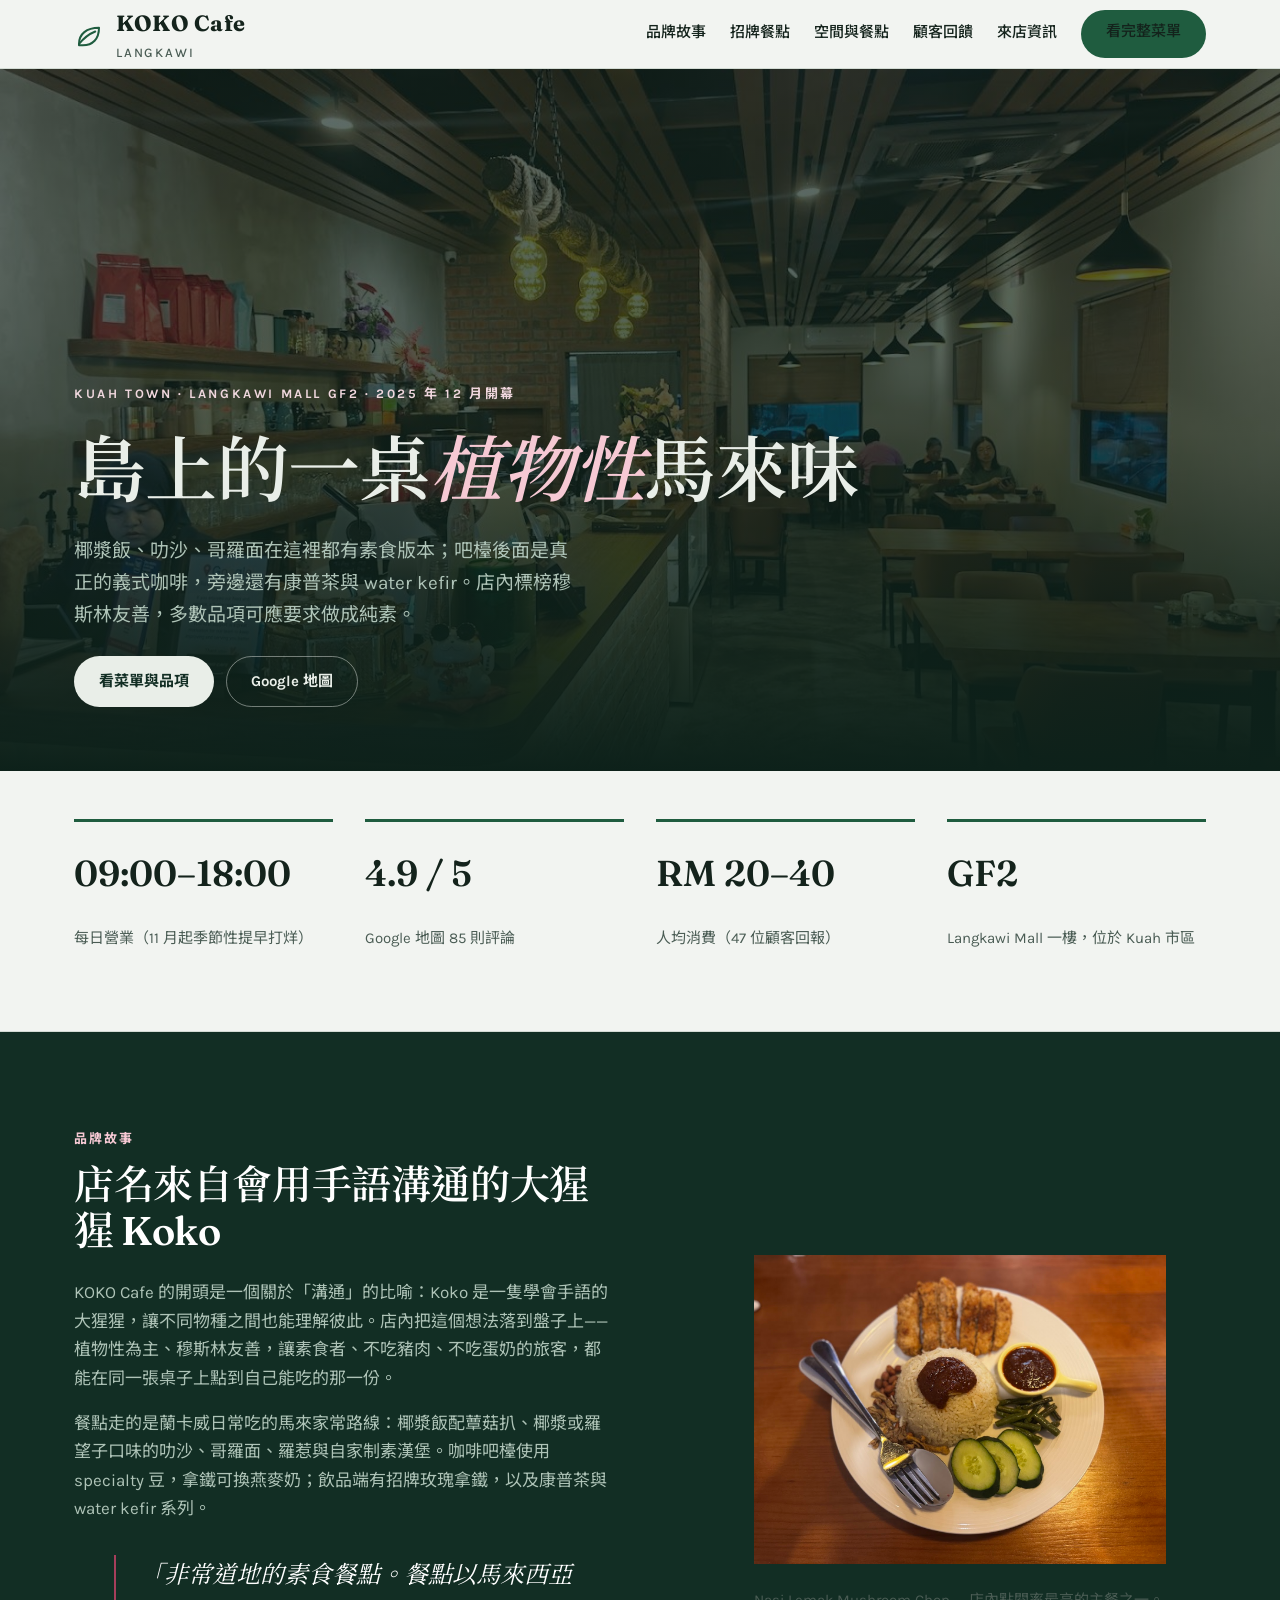
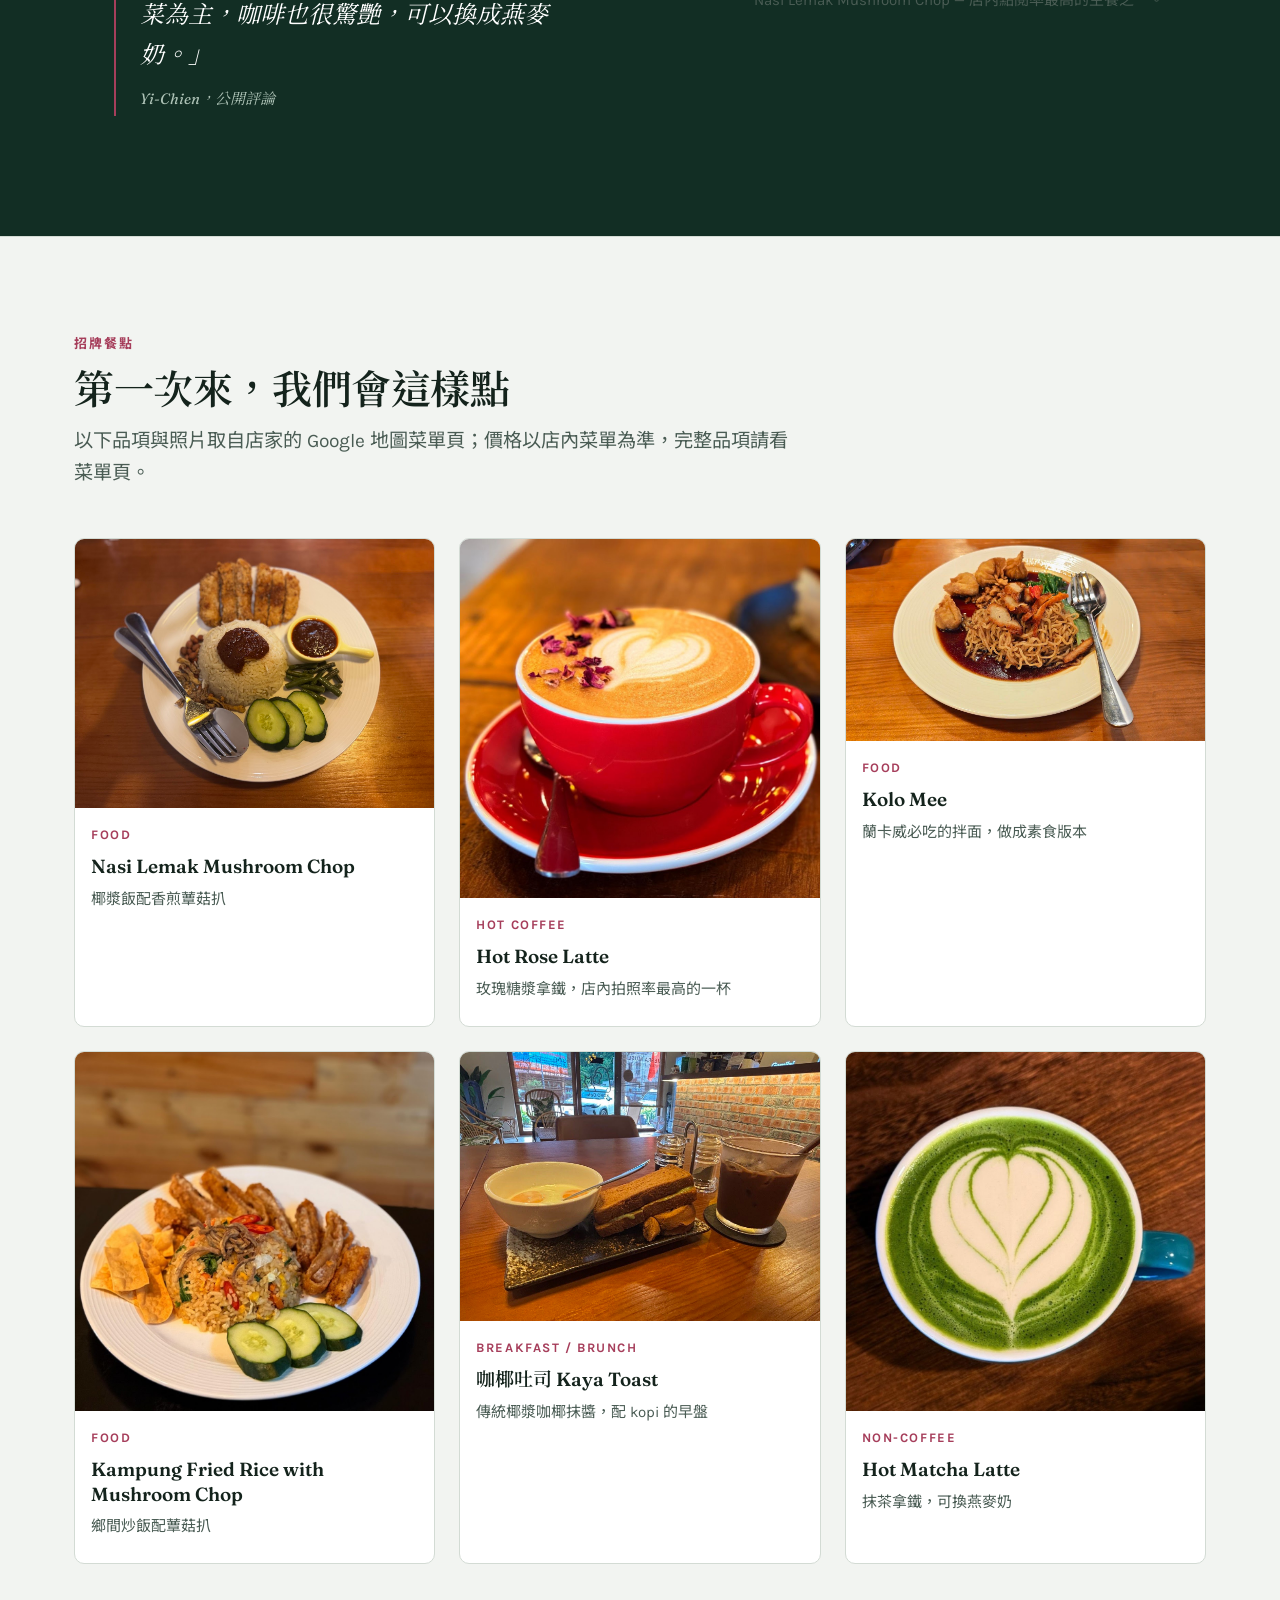
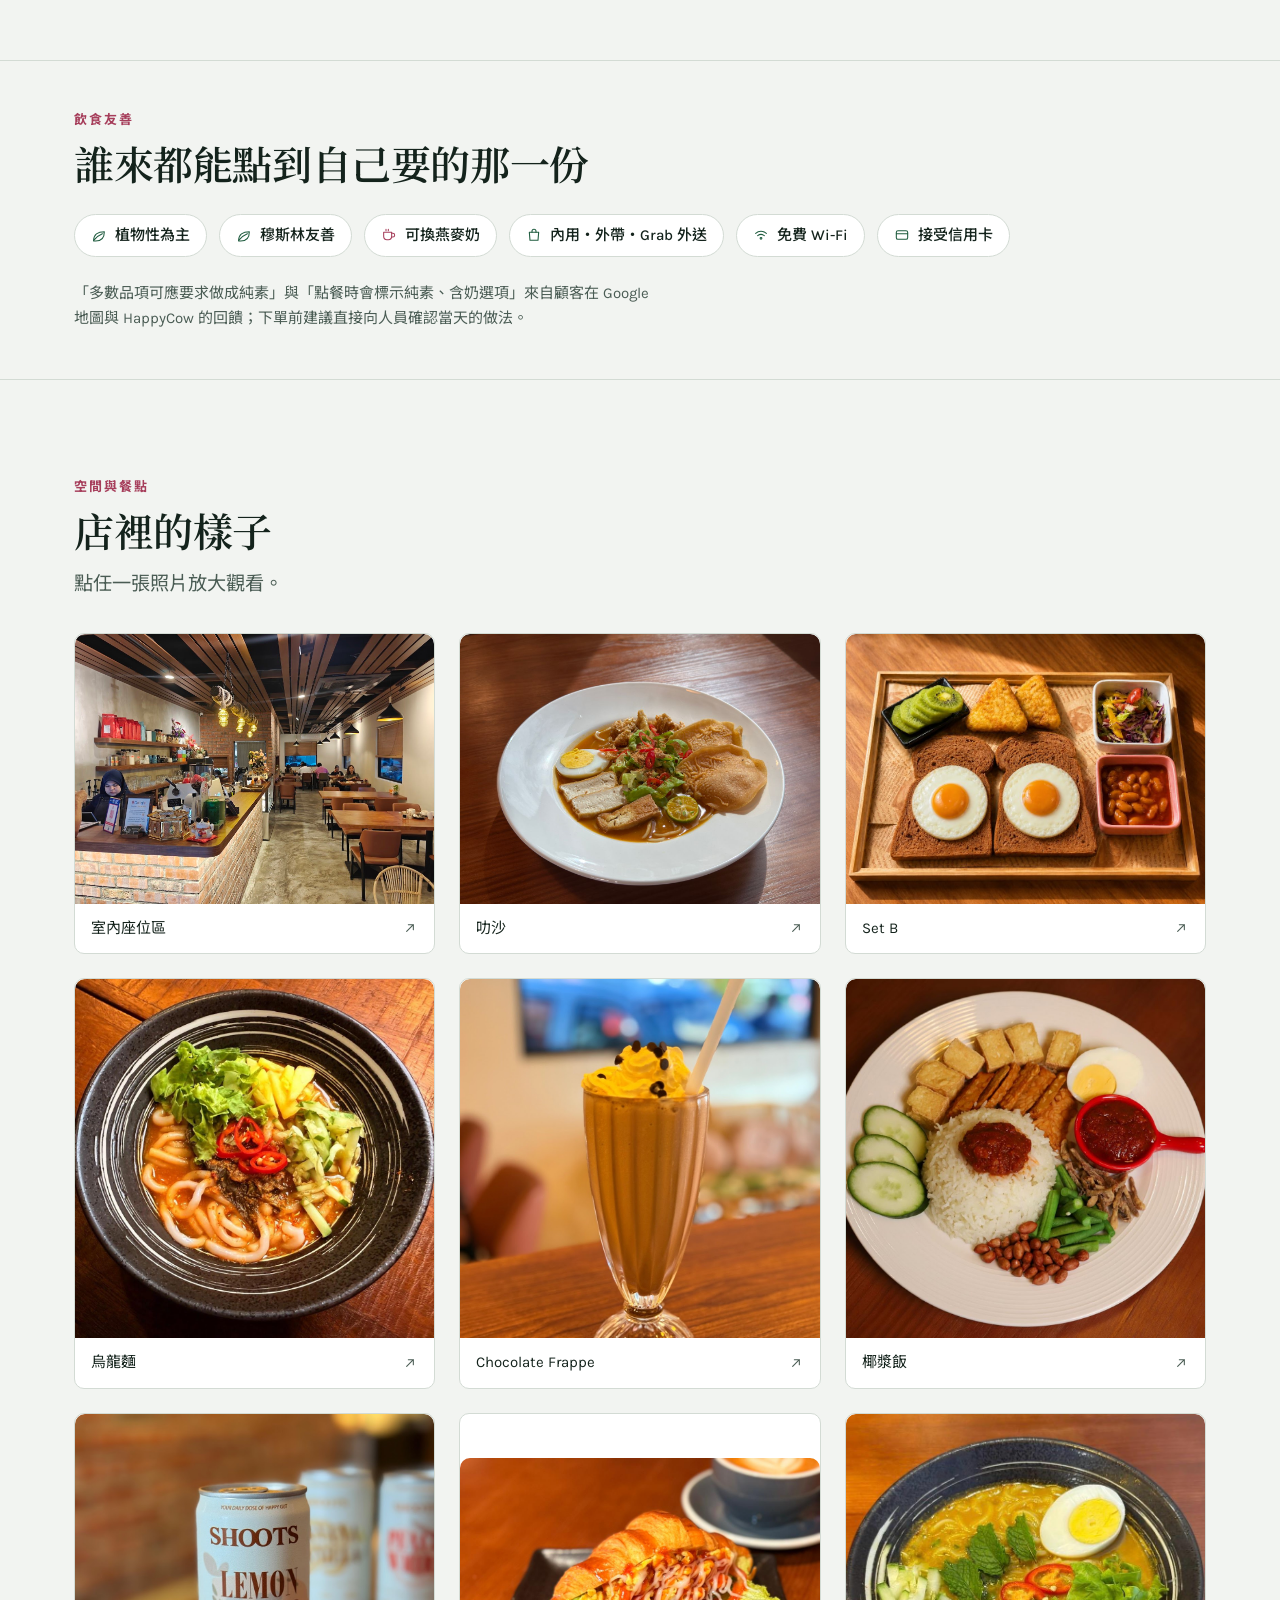
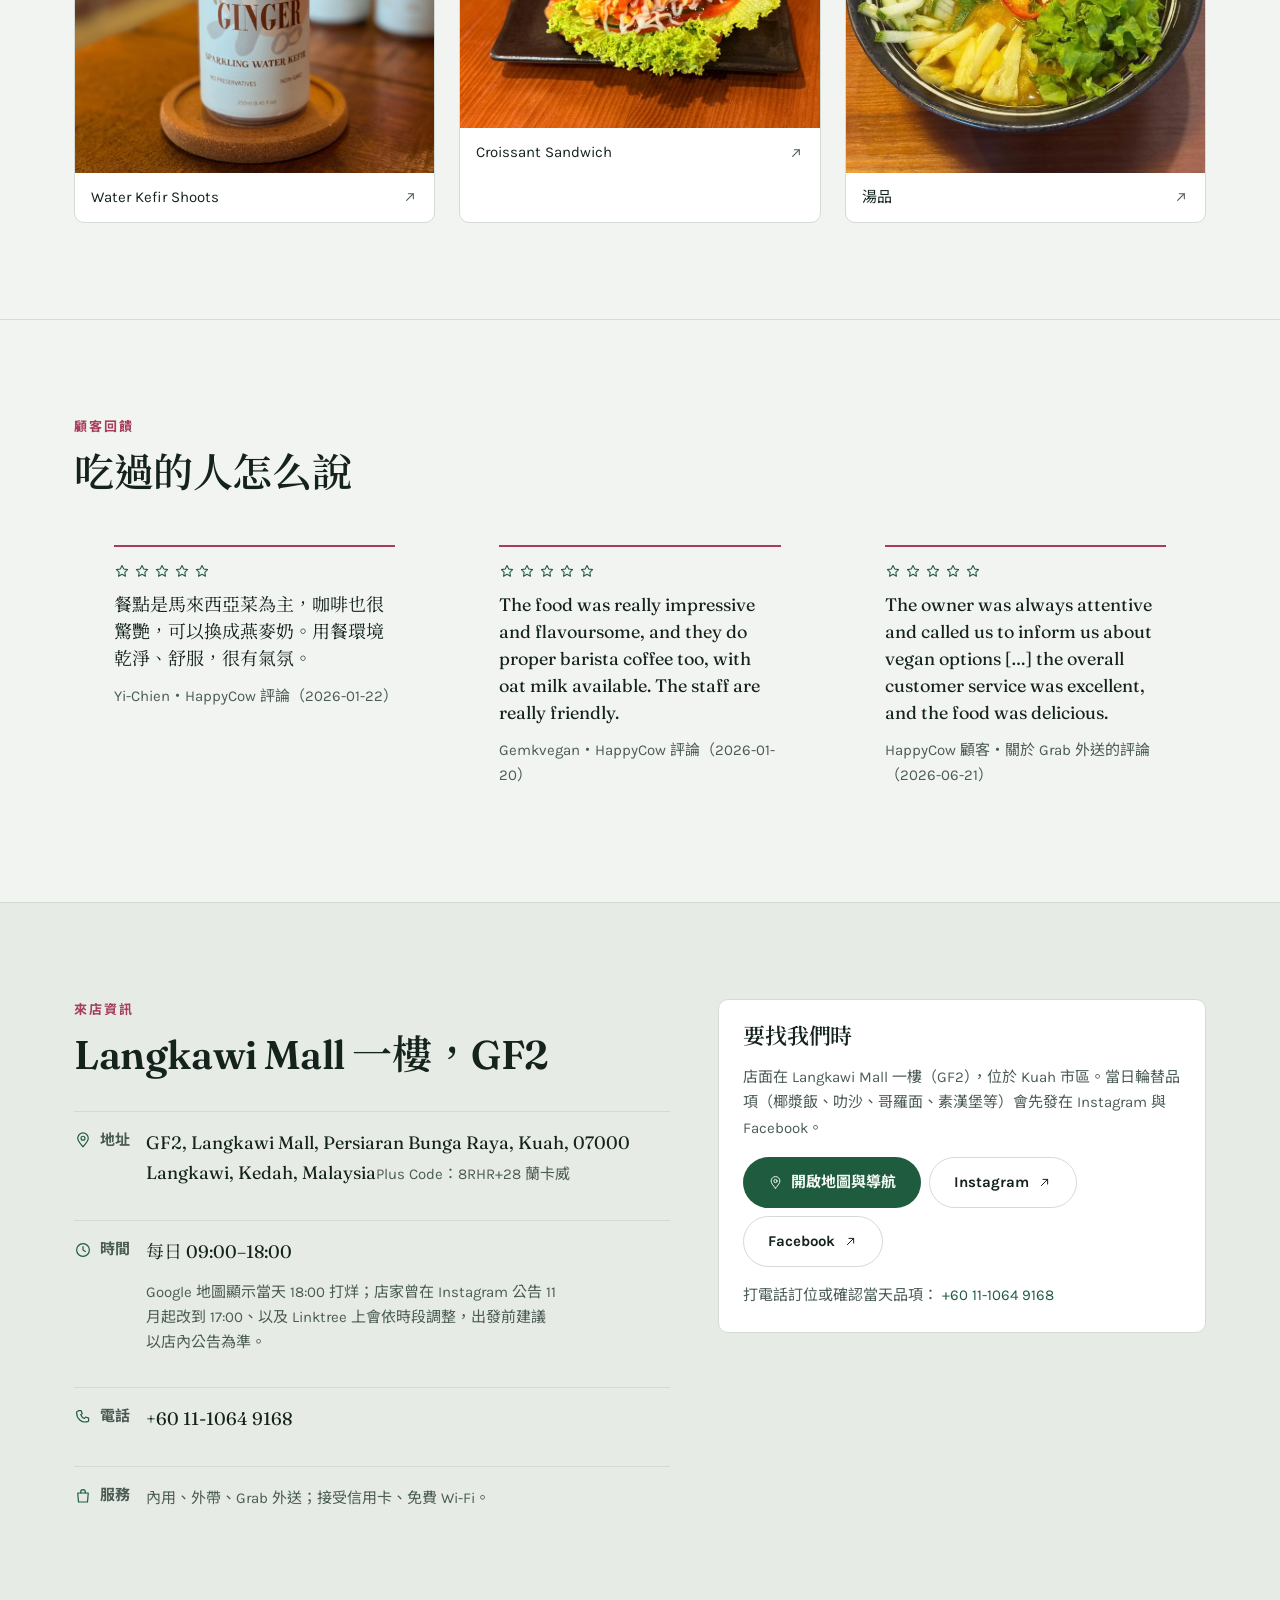
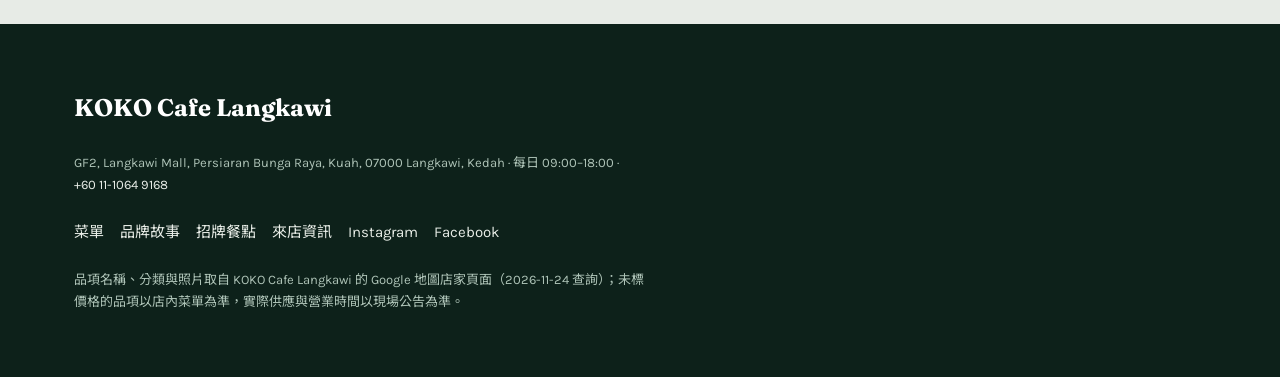
<file: index.html>
<!DOCTYPE html>
<html lang="zh-Hant">
<head>
<meta charset="utf-8">
<meta name="viewport" content="width=device-width, initial-scale=1">
<title>KOKO Cafe Langkawi — 植物性馬來家常味與 specialty coffee</title>
<meta name="description" content="KOKO Cafe 位於馬來西亞蘭卡威 Kuah 的 Langkawi Mall，把椰漿飯、叻沙、哥羅面做成植物性版本，供應專業咖啡、康普茶與早午餐。">
<link rel="preconnect" href="https://fonts.googleapis.com">
<link rel="preconnect" href="https://fonts.gstatic.com" crossorigin>
<link href="https://fonts.googleapis.com/css2?family=Fraunces:ital,opsz,wght@0,9..144,400;0,9..144,600;0,9..144,700;1,9..144,400&family=Karla:wght@400;500;700&family=Noto+Sans+TC:wght@400;500;700&family=Noto+Serif+TC:wght@600;700&display=swap" rel="stylesheet">
<link rel="stylesheet" href="assets/css/od-layout.css">
<link rel="stylesheet" href="assets/css/site.css">
</head>
<body>
<a class="skip-link" href="#main">跳到主要內容</a>

<svg hidden aria-hidden="true" width="0" height="0" style="display:none">
  <symbol id="i-leaf" viewBox="0 0 24 24" fill="none" stroke="currentColor" stroke-width="1.6" stroke-linecap="round" stroke-linejoin="round">
    <path d="M4 20c0-8 6-13 16-13 0 9-5 14-13 14H4z"/><path d="M4 20c4-5 8-8 13-10"/>
  </symbol>
  <symbol id="i-clock" viewBox="0 0 24 24" fill="none" stroke="currentColor" stroke-width="1.6" stroke-linecap="round" stroke-linejoin="round">
    <circle cx="12" cy="12" r="8.5"/><path d="M12 7.5V12l3.2 2"/>
  </symbol>
  <symbol id="i-pin" viewBox="0 0 24 24" fill="none" stroke="currentColor" stroke-width="1.6" stroke-linecap="round" stroke-linejoin="round">
    <path d="M12 21c4.5-5 7-8.4 7-11.4A7 7 0 0 0 5 9.6C5 12.6 7.5 16 12 21z"/><circle cx="12" cy="9.6" r="2.6"/>
  </symbol>
  <symbol id="i-phone" viewBox="0 0 24 24" fill="none" stroke="currentColor" stroke-width="1.6" stroke-linecap="round" stroke-linejoin="round">
    <path d="M6.5 3.5h3l1.5 4-2 1.5c.9 2.4 2.6 4.1 5 5l1.5-2 4 1.5v3c0 1-.8 1.8-1.8 1.7C10 20.4 3.6 14 3.5 6.3 3.4 5.1 4.3 4 5.3 4z"/>
  </symbol>
  <symbol id="i-star" viewBox="0 0 24 24" fill="none" stroke="currentColor" stroke-width="1.6" stroke-linecap="round" stroke-linejoin="round">
    <path d="M12 3.8l2.6 5.3 5.8.8-4.2 4.1 1 5.8-5.2-2.8-5.2 2.8 1-5.8L3.6 9.9l5.8-.8z"/>
  </symbol>
  <symbol id="i-search" viewBox="0 0 24 24" fill="none" stroke="currentColor" stroke-width="1.6" stroke-linecap="round" stroke-linejoin="round">
    <circle cx="11" cy="11" r="6.5"/><path d="M16 16l4.5 4.5"/>
  </symbol>
  <symbol id="i-close" viewBox="0 0 24 24" fill="none" stroke="currentColor" stroke-width="1.6" stroke-linecap="round" stroke-linejoin="round">
    <path d="M6 6l12 12M18 6L6 18"/>
  </symbol>
  <symbol id="i-arrow" viewBox="0 0 24 24" fill="none" stroke="currentColor" stroke-width="1.6" stroke-linecap="round" stroke-linejoin="round">
    <path d="M7 17 17 7M9.5 7H17v7.5"/>
  </symbol>
  <symbol id="i-cup" viewBox="0 0 24 24" fill="none" stroke="currentColor" stroke-width="1.6" stroke-linecap="round" stroke-linejoin="round">
    <path d="M4 8h12v6a5 5 0 0 1-5 5H9a5 5 0 0 1-5-5V8z"/><path d="M16 9.5h1.8a2.7 2.7 0 0 1 0 5.4H16"/><path d="M7.5 3.5v2M11 3.5v2"/>
  </symbol>
  <symbol id="i-menu" viewBox="0 0 24 24" fill="none" stroke="currentColor" stroke-width="1.6" stroke-linecap="round" stroke-linejoin="round">
    <path d="M4 7h16M4 12h16M4 17h10"/>
  </symbol>
  <symbol id="i-card" viewBox="0 0 24 24" fill="none" stroke="currentColor" stroke-width="1.6" stroke-linecap="round" stroke-linejoin="round">
    <rect x="3.5" y="5.5" width="17" height="13" rx="2.5"/><path d="M3.5 10h17"/>
  </symbol>
  <symbol id="i-wifi" viewBox="0 0 24 24" fill="none" stroke="currentColor" stroke-width="1.6" stroke-linecap="round" stroke-linejoin="round">
    <path d="M4 9.5a12 12 0 0 1 16 0M7 13a8 8 0 0 1 10 0"/><circle cx="12" cy="17" r="1.3"/>
  </symbol>
  <symbol id="i-bag" viewBox="0 0 24 24" fill="none" stroke="currentColor" stroke-width="1.6" stroke-linecap="round" stroke-linejoin="round">
    <path d="M5 8h14l-1 12H6L5 8z"/><path d="M9 8V6.5a3 3 0 0 1 6 0V8"/>
  </symbol>
</svg>

<header class="site-header">
  <div class="wrap site-bar">
    <a class="brand" href="index.html">
      <svg class="od-icon brand__mark" aria-hidden="true"><use href="#i-leaf"></use></svg>
      <span class="od-stack" style="--od-gap:0">
        <span>KOKO Cafe</span>
        <span class="brand__sub">Langkawi</span>
      </span>
    </a>

    <button class="nav-toggle" type="button" aria-expanded="false" aria-controls="site-nav">
      <svg class="od-icon nav-toggle__icon--open" aria-hidden="true"><use href="#i-menu"></use></svg>
      <svg class="od-icon nav-toggle__icon--close" aria-hidden="true"><use href="#i-close"></use></svg>
      <span>選單</span>
    </button>

    <nav id="site-nav" class="site-nav" aria-label="主要導覽">
      <ul>
        <li><a href="#story">品牌故事</a></li>
        <li><a href="#signature">招牌餐點</a></li>
        <li><a href="#gallery">空間與餐點</a></li>
        <li><a href="#reviews">顧客回饋</a></li>
        <li><a href="#visit">來店資訊</a></li>
        <li><a class="btn btn--solid" href="menu.html">看完整菜單</a></li>
      </ul>
    </nav>
  </div>
</header>

<main id="main">

  <section class="hero" aria-labelledby="hero-title">
    <div class="hero__media">
      <img src="assets/photos/ambience-01.jpg" width="1397" height="1050" alt="">
    </div>
    <div class="wrap hero__inner">
      <p class="hero__tagline">Kuah Town · Langkawi Mall GF2 · 2025 年 12 月開幕</p>
      <h1 id="hero-title">島上的一桌<em>植物性</em>馬來味</h1>
      <p class="hero__sub">椰漿飯、叻沙、哥羅面在這裡都有素食版本；吧檯後面是真正的義式咖啡，旁邊還有康普茶與 water kefir。店內標榜穆斯林友善，多數品項可應要求做成純素。</p>
      <div class="hero__actions">
        <a class="btn btn--light" href="menu.html">看菜單與品項</a>
        <a class="btn btn--outline-light" href="https://maps.app.goo.gl/8ypFsGQqxKsY5c7LA" rel="noopener">Google 地圖</a>
      </div>
    </div>
  </section>

  <section class="facts section--tight" aria-label="店家重點資訊">
    <div class="wrap">
      <div class="od-grid facts-grid" data-reveal>
        <div class="fact od-stat">
          <span class="fact__num od-nowrap">09:00–18:00</span>
          <span class="fact__label">每日營業（11 月起季節性提早打烊）</span>
        </div>
        <div class="fact od-stat">
          <span class="fact__num od-nowrap">4.9 / 5</span>
          <span class="fact__label">Google 地圖 85 則評論</span>
        </div>
        <div class="fact od-stat">
          <span class="fact__num od-nowrap">RM 20–40</span>
          <span class="fact__label">人均消費（47 位顧客回報）</span>
        </div>
        <div class="fact od-stat">
          <span class="fact__num">GF2</span>
          <span class="fact__label">Langkawi Mall 一樓，位於 Kuah 市區</span>
        </div>
      </div>
    </div>
  </section>

  <section class="section story" id="story" aria-labelledby="story-title">
    <div class="wrap story__grid">
      <div data-reveal>
        <p class="eyebrow" style="color:#f6c9d4">品牌故事</p>
        <h2 id="story-title">店名來自會用手語溝通的大猩猩 Koko</h2>
        <p class="body-copy" style="margin-block-start:var(--sp-5)">KOKO Cafe 的開頭是一個關於「溝通」的比喻：Koko 是一隻學會手語的大猩猩，讓不同物種之間也能理解彼此。店內把這個想法落到盤子上——植物性為主、穆斯林友善，讓素食者、不吃豬肉、不吃蛋奶的旅客，都能在同一張桌子上點到自己能吃的那一份。</p>
        <p class="body-copy">餐點走的是蘭卡威日常吃的馬來家常路線：椰漿飯配蕈菇扒、椰漿或羅望子口味的叻沙、哥羅面、羅惹與自家制素漢堡。咖啡吧檯使用 specialty 豆，拿鐵可換燕麥奶；飲品端有招牌玫瑰拿鐵，以及康普茶與 water kefir 系列。</p>
        <blockquote class="story__quote">「非常道地的素食餐點。餐點以馬來西亞菜為主，咖啡也很驚艷，可以換成燕麥奶。」<br><span class="micro-note" style="color:var(--deep-soft)">Yi-Chien，公開評論</span></blockquote>
      </div>
      <figure class="story__media photo" data-reveal>
        <img class="od-media" src="assets/photos/dish-nasi-lemak-mushroom-chop.jpg" width="1400" height="1050" alt="KOKO Cafe 的椰漿飯配蕈菇扒">
        <figcaption>Nasi Lemak Mushroom Chop — 店內點閱率最高的主餐之一。</figcaption>
      </figure>
    </div>
  </section>

  <section class="section" id="signature" aria-labelledby="signature-title">
    <div class="wrap">
      <p class="eyebrow">招牌餐點</p>
      <h2 id="signature-title">第一次來，我們會這樣點</h2>
      <p class="lede" style="margin-block-start:var(--sp-3)">以下品項與照片取自店家的 Google 地圖菜單頁；價格以店內菜單為準，完整品項請看菜單頁。</p>

      <div class="od-grid tiles" style="margin-block-start:var(--sp-7)" data-reveal>
        <a class="tile od-tile" href="menu.html#food">
          <img class="od-media" src="assets/photos/dish-nasi-lemak-mushroom-chop.jpg" width="1400" height="1050" alt="椰漿飯配蕈菇扒">
          <span class="tile__body">
            <span class="tile__tag">FOOD</span>
            <span class="tile__name">Nasi Lemak Mushroom Chop</span>
            <span class="tile__zh">椰漿飯配香煎蕈菇扒</span>
          </span>
        </a>
        <a class="tile od-tile" href="menu.html#hot-coffee">
          <img class="od-media" src="assets/photos/drink-hot-rose-latte.jpg" width="1050" height="1050" alt="熱玫瑰拿鐵">
          <span class="tile__body">
            <span class="tile__tag">Hot Coffee</span>
            <span class="tile__name">Hot Rose Latte</span>
            <span class="tile__zh">玫瑰糖漿拿鐵，店內拍照率最高的一杯</span>
          </span>
        </a>
        <a class="tile od-tile" href="menu.html#food">
          <img class="od-media" src="assets/photos/dish-kolo-mee.jpg" width="1400" height="788" alt="蘭卡威哥羅面">
          <span class="tile__body">
            <span class="tile__tag">FOOD</span>
            <span class="tile__name">Kolo Mee</span>
            <span class="tile__zh">蘭卡威必吃的拌面，做成素食版本</span>
          </span>
        </a>
        <a class="tile od-tile" href="menu.html#food">
          <img class="od-media" src="assets/photos/dish-kampung-fried-rice.jpg" width="1050" height="1050" alt="鄉村炒飯配蕈菇扒">
          <span class="tile__body">
            <span class="tile__tag">FOOD</span>
            <span class="tile__name">Kampung Fried Rice with Mushroom Chop</span>
            <span class="tile__zh">鄉間炒飯配蕈菇扒</span>
          </span>
        </a>
        <a class="tile od-tile" href="menu.html#breakfast-brunch">
          <img class="od-media" src="assets/photos/dish-kaya-toast.jpg" width="1400" height="1050" alt="咖椰吐司">
          <span class="tile__body">
            <span class="tile__tag">Breakfast / Brunch</span>
            <span class="tile__name">咖椰吐司 Kaya Toast</span>
            <span class="tile__zh">傳統椰漿咖椰抹醬，配 kopi 的早盤</span>
          </span>
        </a>
        <a class="tile od-tile" href="menu.html#non-coffee">
          <img class="od-media" src="assets/photos/drink-hot-matcha-latte.jpg" width="1050" height="1050" alt="熱抹茶拿鐵">
          <span class="tile__body">
            <span class="tile__tag">Non-Coffee</span>
            <span class="tile__name">Hot Matcha Latte</span>
            <span class="tile__zh">抹茶拿鐵，可換燕麥奶</span>
          </span>
        </a>
      </div>
    </div>
  </section>

  <section class="section section--tight" id="diet" aria-labelledby="diet-title">
    <div class="wrap">
      <p class="eyebrow">飲食友善</p>
      <h2 id="diet-title" style="max-width:24ch">誰來都能點到自己要的那一份</h2>
      <div class="od-cluster" style="margin-block-start:var(--sp-5);--od-gap:var(--sp-3)">
        <span class="chip"><svg class="od-icon" aria-hidden="true"><use href="#i-leaf"></use></svg><span>植物性為主</span></span>
        <span class="chip"><svg class="od-icon" aria-hidden="true"><use href="#i-leaf"></use></svg><span>穆斯林友善</span></span>
        <span class="chip chip--rose"><svg class="od-icon" aria-hidden="true"><use href="#i-cup"></use></svg><span>可換燕麥奶</span></span>
        <span class="chip"><svg class="od-icon" aria-hidden="true"><use href="#i-bag"></use></svg><span>內用・外帶・Grab 外送</span></span>
        <span class="chip"><svg class="od-icon" aria-hidden="true"><use href="#i-wifi"></use></svg><span>免費 Wi-Fi</span></span>
        <span class="chip"><svg class="od-icon" aria-hidden="true"><use href="#i-card"></use></svg><span>接受信用卡</span></span>
      </div>
      <p class="micro-note" style="margin-block-start:var(--sp-5);max-width:64ch">「多數品項可應要求做成純素」與「點餐時會標示純素、含奶選項」來自顧客在 Google 地圖與 HappyCow 的回饋；下單前建議直接向人員確認當天的做法。</p>
    </div>
  </section>

  <section class="section" id="gallery" aria-labelledby="gallery-title">
    <div class="wrap">
      <p class="eyebrow">空間與餐點</p>
      <h2 id="gallery-title">店裡的樣子</h2>
      <p class="lede" style="margin-block-start:var(--sp-3)">點任一張照片放大觀看。</p>

      <div class="od-grid gallery" style="margin-block-start:var(--sp-6)">
        <button class="gallery__btn" type="button"
          data-src="assets/photos/ambience-01.jpg" data-full="assets/photos/ambience-01.jpg"
          data-alt="KOKO Cafe 的室內座位區" data-title="室內座位區" data-note="冷氣、座位量足的商場店舖空間">
          <img class="od-media" src="assets/photos/ambience-01.jpg" width="1397" height="1050" alt="KOKO Cafe 的室內座位區">
          <span class="gallery__label"><span>室內座位區</span><svg class="od-icon" aria-hidden="true"><use href="#i-arrow"></use></svg></span>
        </button>
        <button class="gallery__btn" type="button"
          data-full="assets/photos/food-laksa.jpg" data-alt="叻沙麵" data-title="Laksa（Asam / Lemak）" data-note="羅望子與椰漿两種口味">
          <img class="od-media" src="assets/photos/food-laksa.jpg" width="1280" height="960" alt="叻沙麵">
          <span class="gallery__label"><span>叻沙</span><svg class="od-icon" aria-hidden="true"><use href="#i-arrow"></use></svg></span>
        </button>
        <button class="gallery__btn" type="button"
          data-full="assets/photos/dish-set-b.jpg" data-alt="早午餐 Set B" data-title="Set B" data-note="Breakfast / Brunch 時段的商品">
          <img class="od-media" src="assets/photos/dish-set-b.jpg" width="900" height="675" alt="早午餐 Set B">
          <span class="gallery__label"><span>Set B</span><svg class="od-icon" aria-hidden="true"><use href="#i-arrow"></use></svg></span>
        </button>
        <button class="gallery__btn" type="button"
          data-full="assets/photos/food-udon.jpg" data-alt="烏龍麵" data-title="烏龍麵" data-note="店家相簿裡的麵類品項">
          <img class="od-media" src="assets/photos/food-udon.jpg" width="1050" height="1050" alt="烏龍麵">
          <span class="gallery__label"><span>烏龍麵</span><svg class="od-icon" aria-hidden="true"><use href="#i-arrow"></use></svg></span>
        </button>
        <button class="gallery__btn" type="button"
          data-full="assets/photos/drink-chocolate-frappe.jpg" data-alt="巧克力冰沙" data-title="Chocolate Frappe" data-note="Frappe 系列的常客">
          <img class="od-media" src="assets/photos/drink-chocolate-frappe.jpg" width="1050" height="1050" alt="巧克力冰沙">
          <span class="gallery__label"><span>Chocolate Frappe</span><svg class="od-icon" aria-hidden="true"><use href="#i-arrow"></use></svg></span>
        </button>
        <button class="gallery__btn" type="button"
          data-full="assets/photos/food-nasi-lemak.jpg" data-alt="椰漿飯" data-title="Nasi Lemak" data-note="店家過往公告的當日輪替品項之一">
          <img class="od-media" src="assets/photos/food-nasi-lemak.jpg" width="1050" height="1050" alt="椰漿飯">
          <span class="gallery__label"><span>椰漿飯</span><svg class="od-icon" aria-hidden="true"><use href="#i-arrow"></use></svg></span>
        </button>
        <button class="gallery__btn" type="button"
          data-full="assets/photos/drink-water-kefir-shoots.jpg" data-alt="Water Kefir Shoots" data-title="Water Kefir Shoots" data-note="店內發酵飲品系列">
          <img class="od-media" src="assets/photos/drink-water-kefir-shoots.jpg" width="1050" height="1050" alt="Water Kefir Shoots 飲品">
          <span class="gallery__label"><span>Water Kefir Shoots</span><svg class="od-icon" aria-hidden="true"><use href="#i-arrow"></use></svg></span>
        </button>
        <button class="gallery__btn" type="button"
          data-full="assets/photos/dish-croissant-sandwich.jpg" data-alt="可頌三明治" data-title="Croissant Sandwich" data-note="早盤與午間時段供應">
          <img class="od-media" src="assets/photos/dish-croissant-sandwich.jpg" width="1080" height="810" alt="可頌三明治">
          <span class="gallery__label"><span>Croissant Sandwich</span><svg class="od-icon" aria-hidden="true"><use href="#i-arrow"></use></svg></span>
        </button>
        <button class="gallery__btn" type="button"
          data-full="assets/photos/food-soup.jpg" data-alt="湯品" data-title="湯品" data-note="店家相簿的湯類分類">
          <img class="od-media" src="assets/photos/food-soup.jpg" width="759" height="759" alt="湯品">
          <span class="gallery__label"><span>湯品</span><svg class="od-icon" aria-hidden="true"><use href="#i-arrow"></use></svg></span>
        </button>
      </div>
    </div>
  </section>

  <section class="section" id="reviews" aria-labelledby="reviews-title">
    <div class="wrap">
      <p class="eyebrow">顧客回饋</p>
      <h2 id="reviews-title">吃過的人怎么說</h2>
      <div class="od-grid reviews" style="margin-block-start:var(--sp-6)">
        <figure class="review" data-reveal>
          <span class="stars" role="img" aria-label="5 星">
            <svg class="od-icon" aria-hidden="true"><use href="#i-star"></use></svg>
            <svg class="od-icon" aria-hidden="true"><use href="#i-star"></use></svg>
            <svg class="od-icon" aria-hidden="true"><use href="#i-star"></use></svg>
            <svg class="od-icon" aria-hidden="true"><use href="#i-star"></use></svg>
            <svg class="od-icon" aria-hidden="true"><use href="#i-star"></use></svg>
          </span>
          <blockquote>餐點是馬來西亞菜為主，咖啡也很驚艷，可以換成燕麥奶。用餐環境乾淨、舒服，很有氣氛。</blockquote>
          <figcaption>Yi-Chien・HappyCow 評論（2026-01-22）</figcaption>
        </figure>
        <figure class="review" data-reveal>
          <span class="stars" role="img" aria-label="5 星">
            <svg class="od-icon" aria-hidden="true"><use href="#i-star"></use></svg>
            <svg class="od-icon" aria-hidden="true"><use href="#i-star"></use></svg>
            <svg class="od-icon" aria-hidden="true"><use href="#i-star"></use></svg>
            <svg class="od-icon" aria-hidden="true"><use href="#i-star"></use></svg>
            <svg class="od-icon" aria-hidden="true"><use href="#i-star"></use></svg>
          </span>
          <blockquote>The food was really impressive and flavoursome, and they do proper barista coffee too, with oat milk available. The staff are really friendly.</blockquote>
          <figcaption>Gemkvegan・HappyCow 評論（2026-01-20）</figcaption>
        </figure>
        <figure class="review" data-reveal>
          <span class="stars" role="img" aria-label="5 星">
            <svg class="od-icon" aria-hidden="true"><use href="#i-star"></use></svg>
            <svg class="od-icon" aria-hidden="true"><use href="#i-star"></use></svg>
            <svg class="od-icon" aria-hidden="true"><use href="#i-star"></use></svg>
            <svg class="od-icon" aria-hidden="true"><use href="#i-star"></use></svg>
            <svg class="od-icon" aria-hidden="true"><use href="#i-star"></use></svg>
          </span>
          <blockquote>The owner was always attentive and called us to inform us about vegan options […] the overall customer service was excellent, and the food was delicious.</blockquote>
          <figcaption>HappyCow 顧客・關於 Grab 外送的評論（2026-06-21）</figcaption>
        </figure>
      </div>
    </div>
  </section>

  <section class="section visit" id="visit" aria-labelledby="visit-title">
    <div class="wrap visit__grid">
      <div>
        <p class="eyebrow">來店資訊</p>
        <h2 id="visit-title">Langkawi Mall 一樓，GF2</h2>
        <dl class="info-list" style="margin-block-start:var(--sp-6)">
          <div class="info-row">
            <dt><svg class="od-icon" aria-hidden="true"><use href="#i-pin"></use></svg><span>地址</span></dt>
            <dd><span class="fact-line od-keep">GF2, Langkawi Mall, Persiaran Bunga Raya, Kuah, 07000 Langkawi, Kedah, Malaysia</span><span class="micro-note">Plus Code：8RHR+28 蘭卡威</span></dd>
          </div>
          <div class="info-row">
            <dt><svg class="od-icon" aria-hidden="true"><use href="#i-clock"></use></svg><span>時間</span></dt>
            <dd><span class="fact-line od-nowrap">每日 09:00–18:00</span>
              <p class="hours-note">Google 地圖顯示當天 18:00 打烊；店家曾在 Instagram 公告 11 月起改到 17:00、以及 Linktree 上會依時段調整，出發前建議以店內公告為準。</p>
            </dd>
          </div>
          <div class="info-row">
            <dt><svg class="od-icon" aria-hidden="true"><use href="#i-phone"></use></svg><span>電話</span></dt>
            <dd><a class="fact-line od-nowrap" href="tel:+601110649168">+60 11-1064 9168</a></dd>
          </div>
          <div class="info-row">
            <dt><svg class="od-icon" aria-hidden="true"><use href="#i-bag"></use></svg><span>服務</span></dt>
            <dd><span class="micro-note">內用、外帶、Grab 外送；接受信用卡、免費 Wi-Fi。</span></dd>
          </div>
        </dl>
      </div>

      <div class="map-card" data-reveal>
        <h3>要找我們時</h3>
        <p>店面在 Langkawi Mall 一樓（GF2），位於 Kuah 市區。當日輪替品項（椰漿飯、叻沙、哥羅面、素漢堡等）會先發在 Instagram 與 Facebook。</p>
        <div class="od-cluster" style="--od-gap:var(--sp-2)">
          <a class="btn btn--solid" href="https://maps.app.goo.gl/8ypFsGQqxKsY5c7LA" rel="noopener">
            <svg class="od-icon" aria-hidden="true"><use href="#i-pin"></use></svg><span>開啟地圖與導航</span>
          </a>
          <a class="btn btn--ghost" href="https://www.instagram.com/kokocafe.lgk/" rel="noopener">
            <span>Instagram</span><svg class="od-icon" aria-hidden="true"><use href="#i-arrow"></use></svg>
          </a>
          <a class="btn btn--ghost" href="https://www.facebook.com/p/KOKO-Cafe-61584408063703/" rel="noopener">
            <span>Facebook</span><svg class="od-icon" aria-hidden="true"><use href="#i-arrow"></use></svg>
          </a>
        </div>
        <p class="micro-note">打電話訂位或確認當天品項： <a class="od-nowrap" href="tel:+601110649168">+60 11-1064 9168</a></p>
      </div>
    </div>
  </section>

</main>

<footer class="site-footer">
  <div class="wrap">
    <span class="footer__brand">KOKO Cafe Langkawi</span>
    <p class="footer__note od-keep">GF2, Langkawi Mall, Persiaran Bunga Raya, Kuah, 07000 Langkawi, Kedah · 每日 09:00–18:00 · <a class="od-nowrap" href="tel:+601110649168" style="color:var(--deep-ink)">+60 11-1064 9168</a></p>
    <nav class="footer__links" aria-label="頁尾導覽">
      <a href="menu.html">菜單</a>
      <a href="index.html#story">品牌故事</a>
      <a href="index.html#signature">招牌餐點</a>
      <a href="index.html#visit">來店資訊</a>
      <a href="https://www.instagram.com/kokocafe.lgk/" rel="noopener">Instagram</a>
      <a href="https://www.facebook.com/p/KOKO-Cafe-61584408063703/" rel="noopener">Facebook</a>
    </nav>
    <p class="footer__note">品項名稱、分類與照片取自 KOKO Cafe Langkawi 的 Google 地圖店家頁面（2026-11-24 查詢）；未標價格的品項以店內菜單為準，實際供應與營業時間以現場公告為準。</p>
  </div>
</footer>

<dialog class="lightbox" id="lightbox" aria-labelledby="lightbox-title">
  <div class="lightbox__bar">
    <span class="lightbox__title" id="lightbox-title">照片</span>
    <button class="lightbox__close" type="button">
      <svg class="od-icon" aria-hidden="true"><use href="#i-close"></use></svg>
      <span>關閉</span>
    </button>
  </div>
  <figure class="lightbox__figure">
    <img id="lightbox-img" alt="">
  </figure>
  <p class="lightbox__note" id="lightbox-note"></p>
</dialog>

<script src="assets/js/site.js" defer></script>
</body>
</html>
</file>
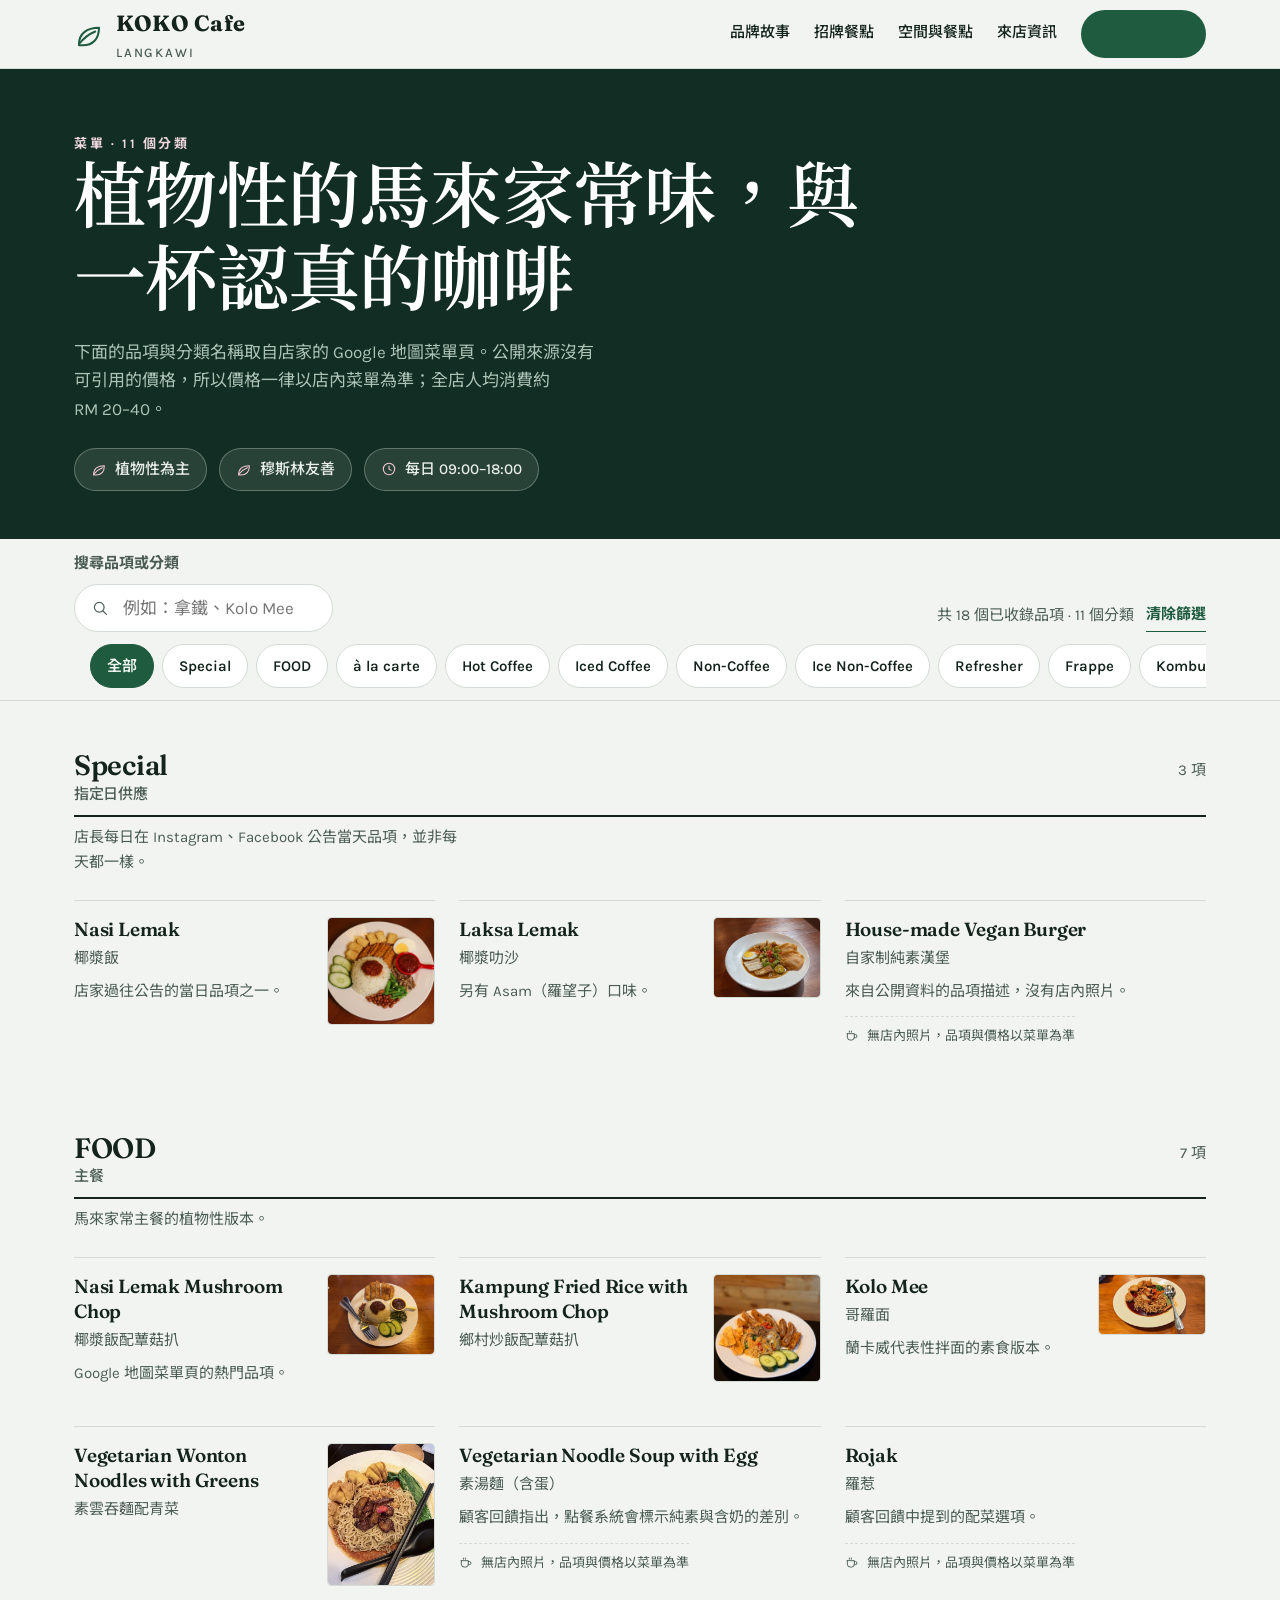
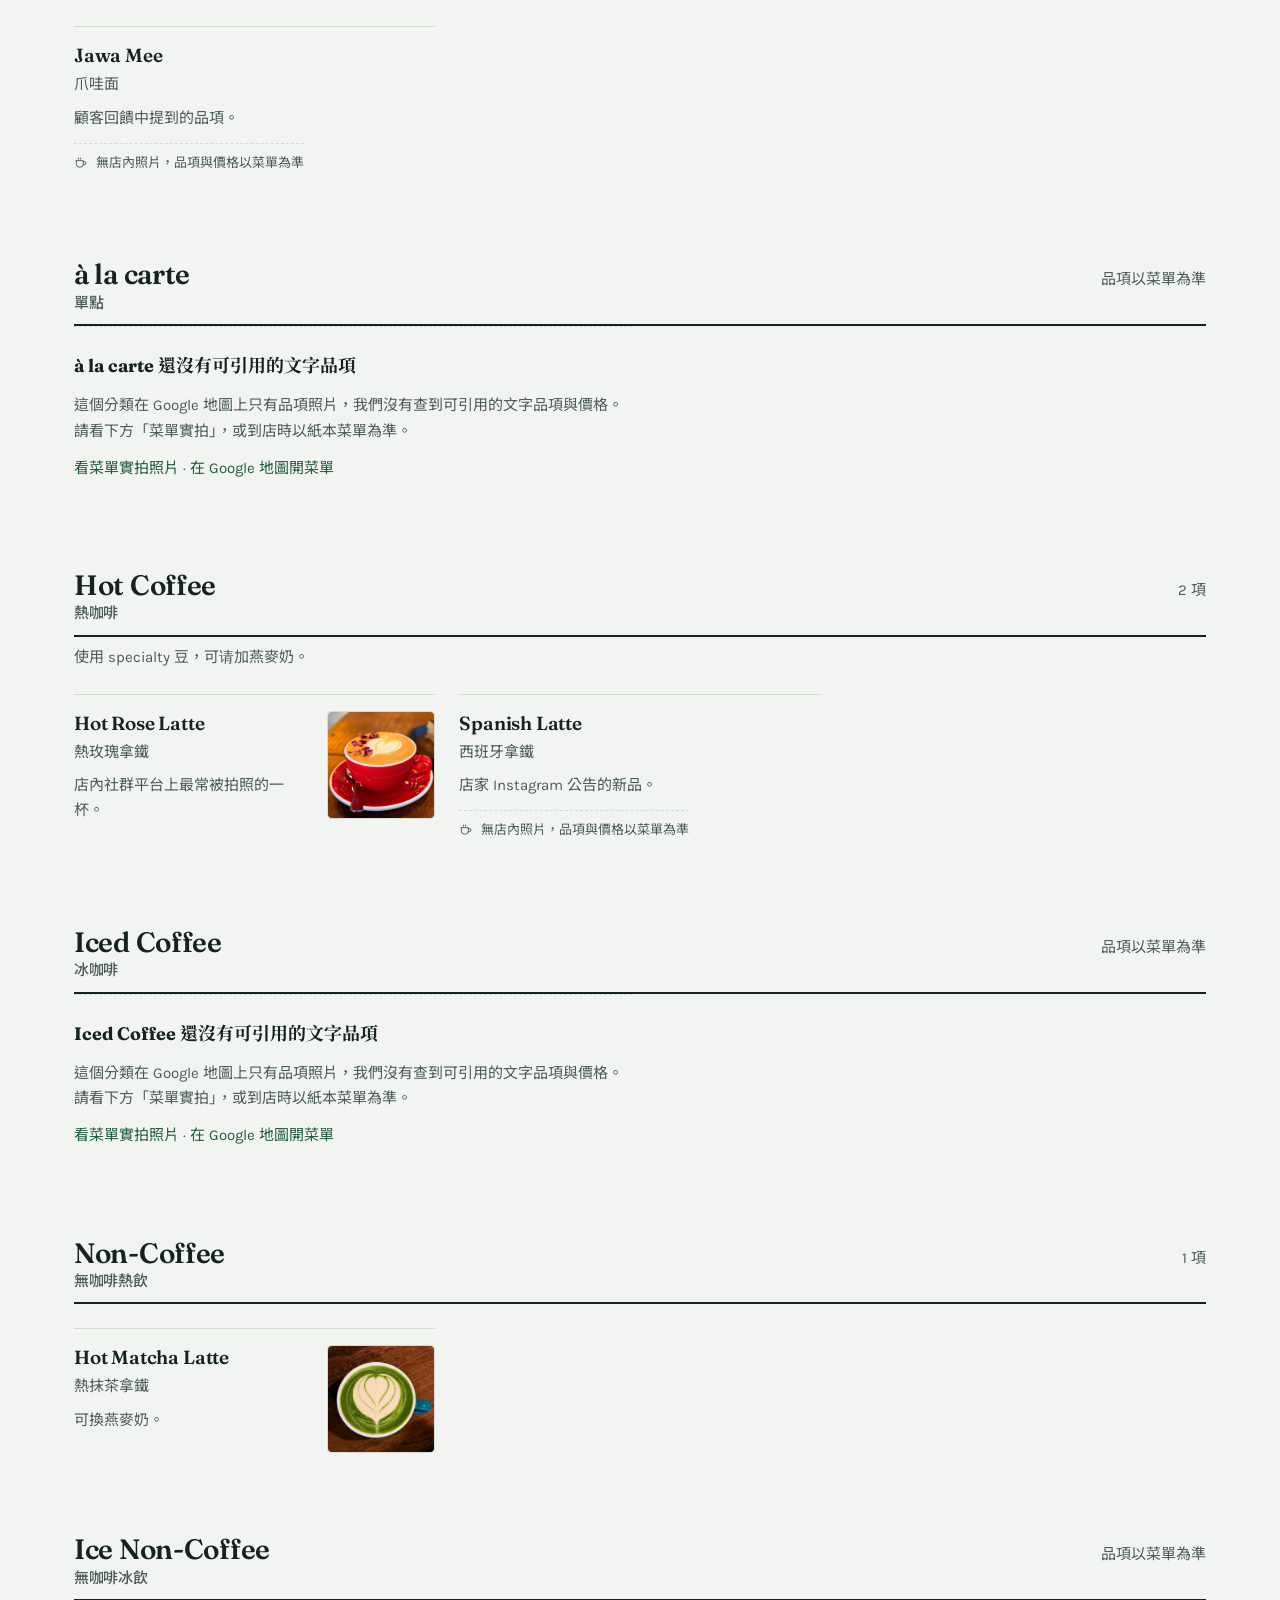
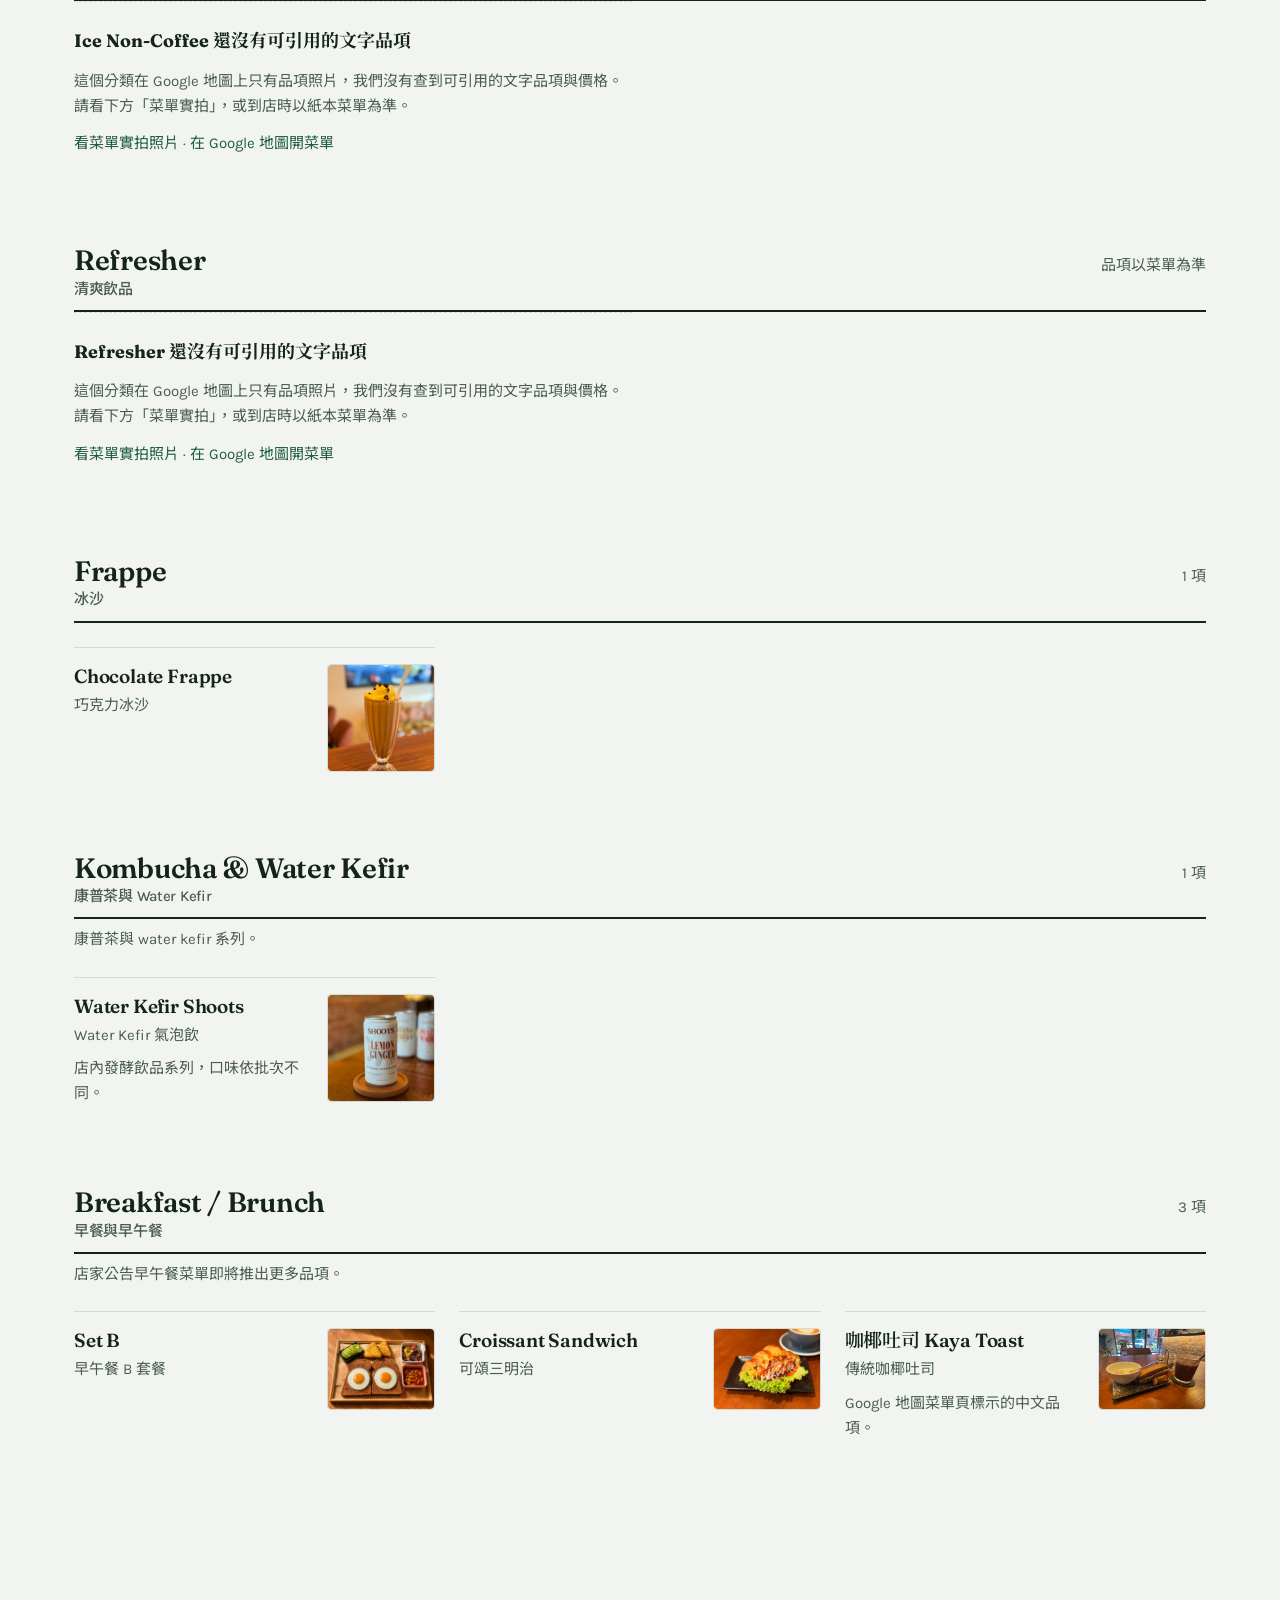
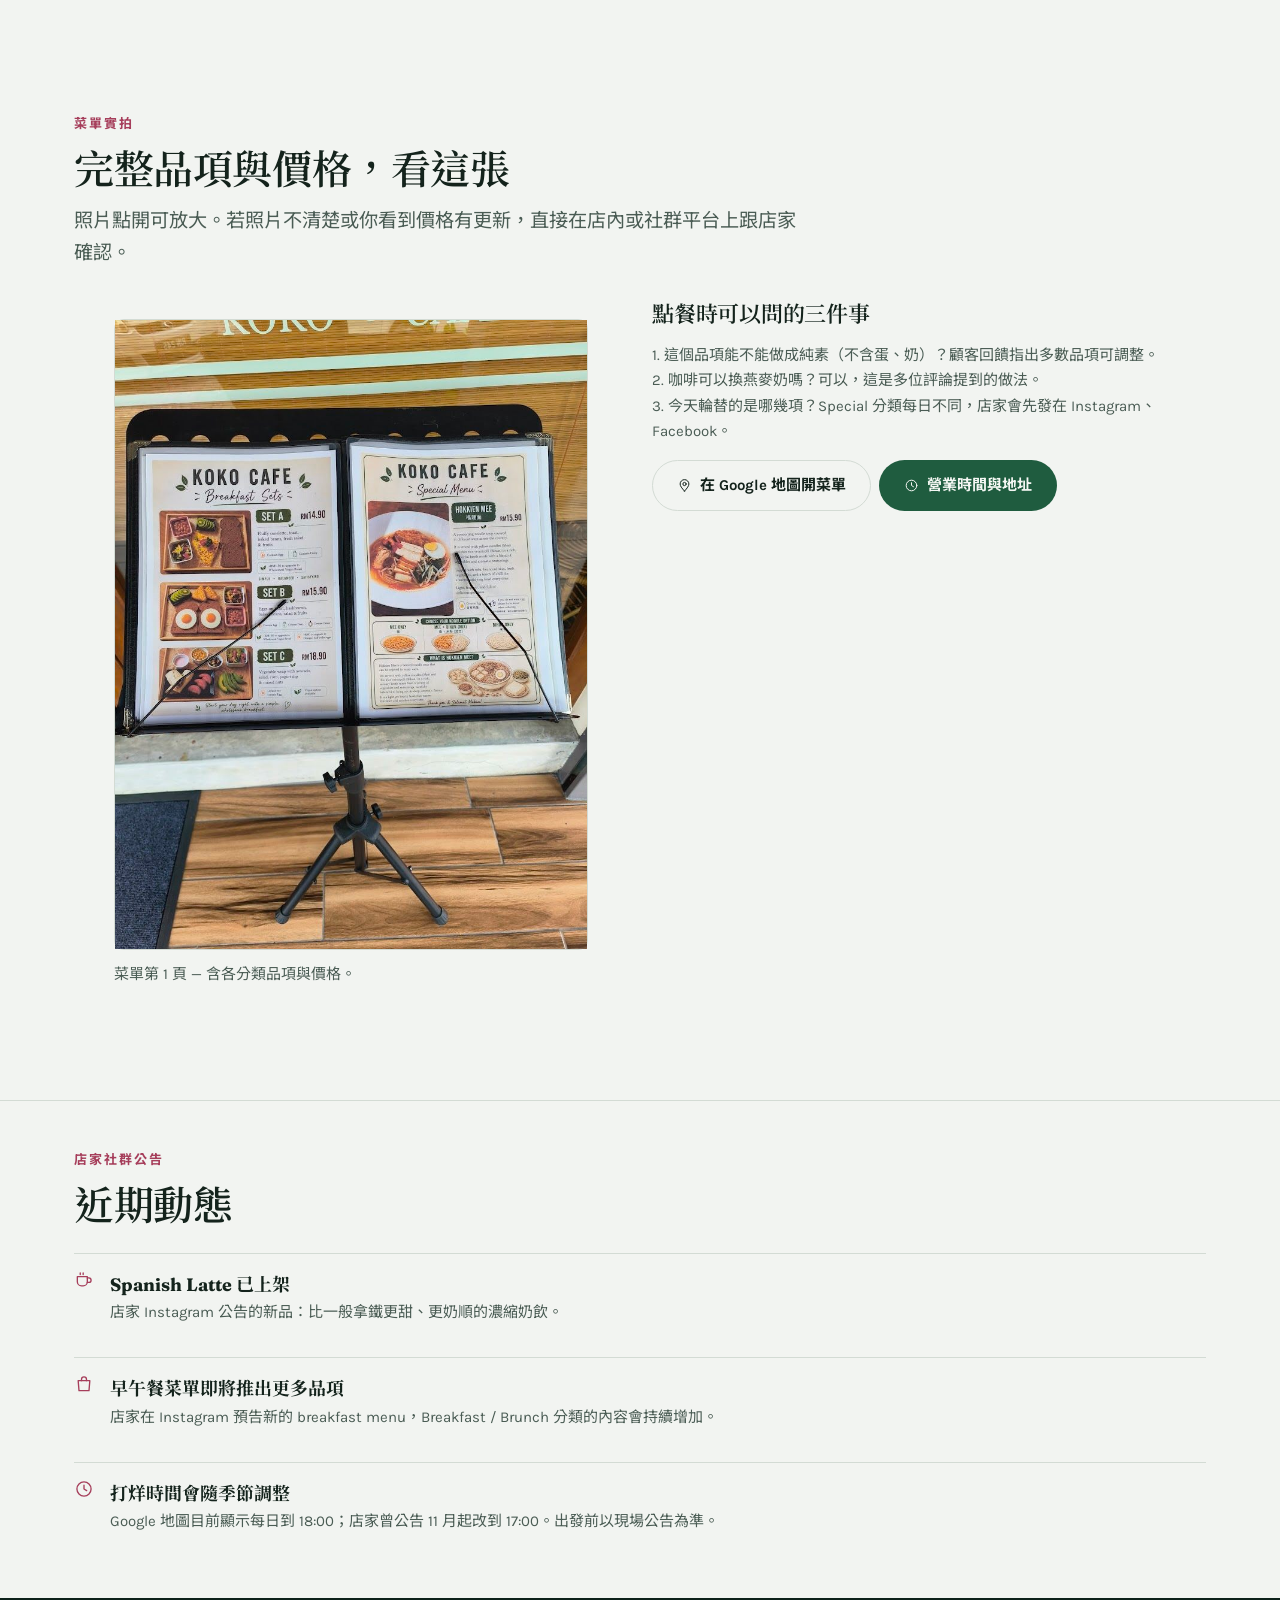
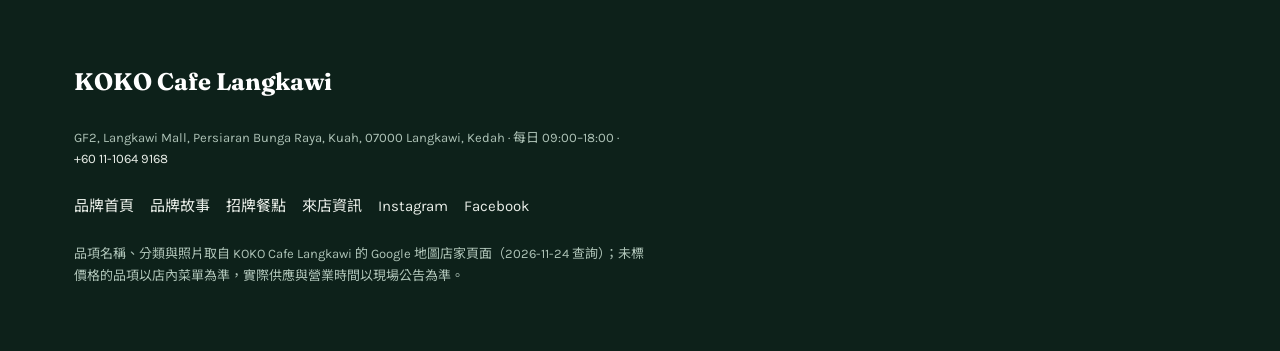
<file: menu.html>
<!DOCTYPE html>
<html lang="zh-Hant">
<head>
<meta charset="utf-8">
<meta name="viewport" content="width=device-width, initial-scale=1">
<title>菜單 — KOKO Cafe Langkawi</title>
<meta name="description" content="KOKO Cafe Langkawi 菜單：主餐、早午餐、熱與冰咖啡、無咖啡飲品、冰沙與發酵飲品系列，共 11 個分類，可依分類與關鍵字篩選。">
<link rel="preconnect" href="https://fonts.googleapis.com">
<link rel="preconnect" href="https://fonts.gstatic.com" crossorigin>
<link href="https://fonts.googleapis.com/css2?family=Fraunces:ital,opsz,wght@0,9..144,400;0,9..144,600;0,9..144,700;1,9..144,400&family=Karla:wght@400;500;700&family=Noto+Sans+TC:wght@400;500;700&family=Noto+Serif+TC:wght@600;700&display=swap" rel="stylesheet">
<link rel="stylesheet" href="assets/css/od-layout.css">
<link rel="stylesheet" href="assets/css/site.css">
<link rel="stylesheet" href="assets/css/menu.css">
</head>
<body>
<a class="skip-link" href="#main">跳到主要內容</a>

<svg hidden aria-hidden="true" width="0" height="0" style="display:none">
  <symbol id="i-leaf" viewBox="0 0 24 24" fill="none" stroke="currentColor" stroke-width="1.6" stroke-linecap="round" stroke-linejoin="round">
    <path d="M4 20c0-8 6-13 16-13 0 9-5 14-13 14H4z"/><path d="M4 20c4-5 8-8 13-10"/>
  </symbol>
  <symbol id="i-clock" viewBox="0 0 24 24" fill="none" stroke="currentColor" stroke-width="1.6" stroke-linecap="round" stroke-linejoin="round">
    <circle cx="12" cy="12" r="8.5"/><path d="M12 7.5V12l3.2 2"/>
  </symbol>
  <symbol id="i-pin" viewBox="0 0 24 24" fill="none" stroke="currentColor" stroke-width="1.6" stroke-linecap="round" stroke-linejoin="round">
    <path d="M12 21c4.5-5 7-8.4 7-11.4A7 7 0 0 0 5 9.6C5 12.6 7.5 16 12 21z"/><circle cx="12" cy="9.6" r="2.6"/>
  </symbol>
  <symbol id="i-phone" viewBox="0 0 24 24" fill="none" stroke="currentColor" stroke-width="1.6" stroke-linecap="round" stroke-linejoin="round">
    <path d="M6.5 3.5h3l1.5 4-2 1.5c.9 2.4 2.6 4.1 5 5l1.5-2 4 1.5v3c0 1-.8 1.8-1.8 1.7C10 20.4 3.6 14 3.5 6.3 3.4 5.1 4.3 4 5.3 4z"/>
  </symbol>
  <symbol id="i-star" viewBox="0 0 24 24" fill="none" stroke="currentColor" stroke-width="1.6" stroke-linecap="round" stroke-linejoin="round">
    <path d="M12 3.8l2.6 5.3 5.8.8-4.2 4.1 1 5.8-5.2-2.8-5.2 2.8 1-5.8L3.6 9.9l5.8-.8z"/>
  </symbol>
  <symbol id="i-search" viewBox="0 0 24 24" fill="none" stroke="currentColor" stroke-width="1.6" stroke-linecap="round" stroke-linejoin="round">
    <circle cx="11" cy="11" r="6.5"/><path d="M16 16l4.5 4.5"/>
  </symbol>
  <symbol id="i-close" viewBox="0 0 24 24" fill="none" stroke="currentColor" stroke-width="1.6" stroke-linecap="round" stroke-linejoin="round">
    <path d="M6 6l12 12M18 6L6 18"/>
  </symbol>
  <symbol id="i-arrow" viewBox="0 0 24 24" fill="none" stroke="currentColor" stroke-width="1.6" stroke-linecap="round" stroke-linejoin="round">
    <path d="M7 17 17 7M9.5 7H17v7.5"/>
  </symbol>
  <symbol id="i-cup" viewBox="0 0 24 24" fill="none" stroke="currentColor" stroke-width="1.6" stroke-linecap="round" stroke-linejoin="round">
    <path d="M4 8h12v6a5 5 0 0 1-5 5H9a5 5 0 0 1-5-5V8z"/><path d="M16 9.5h1.8a2.7 2.7 0 0 1 0 5.4H16"/><path d="M7.5 3.5v2M11 3.5v2"/>
  </symbol>
  <symbol id="i-menu" viewBox="0 0 24 24" fill="none" stroke="currentColor" stroke-width="1.6" stroke-linecap="round" stroke-linejoin="round">
    <path d="M4 7h16M4 12h16M4 17h10"/>
  </symbol>
  <symbol id="i-card" viewBox="0 0 24 24" fill="none" stroke="currentColor" stroke-width="1.6" stroke-linecap="round" stroke-linejoin="round">
    <rect x="3.5" y="5.5" width="17" height="13" rx="2.5"/><path d="M3.5 10h17"/>
  </symbol>
  <symbol id="i-wifi" viewBox="0 0 24 24" fill="none" stroke="currentColor" stroke-width="1.6" stroke-linecap="round" stroke-linejoin="round">
    <path d="M4 9.5a12 12 0 0 1 16 0M7 13a8 8 0 0 1 10 0"/><circle cx="12" cy="17" r="1.3"/>
  </symbol>
  <symbol id="i-bag" viewBox="0 0 24 24" fill="none" stroke="currentColor" stroke-width="1.6" stroke-linecap="round" stroke-linejoin="round">
    <path d="M5 8h14l-1 12H6L5 8z"/><path d="M9 8V6.5a3 3 0 0 1 6 0V8"/>
  </symbol>
</svg>

<header class="site-header">
  <div class="wrap site-bar">
    <a class="brand" href="index.html">
      <svg class="od-icon brand__mark" aria-hidden="true"><use href="#i-leaf"></use></svg>
      <span class="od-stack" style="--od-gap:0">
        <span>KOKO Cafe</span>
        <span class="brand__sub">Langkawi</span>
      </span>
    </a>

    <button class="nav-toggle" type="button" aria-expanded="false" aria-controls="site-nav">
      <svg class="od-icon nav-toggle__icon--open" aria-hidden="true"><use href="#i-menu"></use></svg>
      <svg class="od-icon nav-toggle__icon--close" aria-hidden="true"><use href="#i-close"></use></svg>
      <span>選單</span>
    </button>

    <nav id="site-nav" class="site-nav" aria-label="主要導覽">
      <ul>
        <li><a href="index.html#story">品牌故事</a></li>
        <li><a href="index.html#signature">招牌餐點</a></li>
        <li><a href="index.html#gallery">空間與餐點</a></li>
        <li><a href="index.html#visit">來店資訊</a></li>
        <li><a class="btn btn--solid" href="menu.html" aria-current="page">看完整菜單</a></li>
      </ul>
    </nav>
  </div>
</header>

<main id="main">

  <section class="menu-head" aria-labelledby="menu-title">
    <div class="wrap">
      <p class="hero__tagline">菜單 · 11 個分類</p>
      <h1 id="menu-title">植物性的馬來家常味，與一杯認真的咖啡</h1>
      <p class="menu-head__sub">下面的品項與分類名稱取自店家的 Google 地圖菜單頁。公開來源沒有可引用的價格，所以價格一律以店內菜單為準；全店人均消費約 <span class="od-nowrap">RM 20–40</span>。</p>
      <div class="menu-head__facts">
        <span class="chip"><svg class="od-icon" aria-hidden="true"><use href="#i-leaf"></use></svg><span>植物性為主</span></span>
        <span class="chip"><svg class="od-icon" aria-hidden="true"><use href="#i-leaf"></use></svg><span>穆斯林友善</span></span>
        <span class="chip"><svg class="od-icon" aria-hidden="true"><use href="#i-clock"></use></svg><span class="od-nowrap">每日 09:00–18:00</span></span>
      </div>
    </div>
  </section>

  <div class="filter-bar">
    <div class="wrap">
      <div class="od-row od-cluster" style="--od-gap:var(--sp-4);align-items:flex-end;justify-content:space-between">
        <div class="search-field">
          <label for="menu-search">搜尋品項或分類</label>
          <div class="search-input">
            <svg class="od-icon" aria-hidden="true"><use href="#i-search"></use></svg>
            <input id="menu-search" type="search" name="menu-search" autocomplete="off"
              placeholder="例如：拿鐵、Kolo Mee、叻沙">
          </div>
        </div>
        <p class="filter-meta"><span id="result-count" aria-live="polite">載入中…</span>
          <button class="link-btn" id="clear-search" type="button">清除篩選</button>
        </p>
      </div>
      <div class="od-rail cat-rail" id="cat-rail" role="group" aria-label="依分類篩選">
        <button class="cat-chip" type="button" data-cat="all" aria-pressed="true">全部</button>
        <button class="cat-chip" type="button" data-cat="special" aria-pressed="false">Special</button>
        <button class="cat-chip" type="button" data-cat="food" aria-pressed="false">FOOD</button>
        <button class="cat-chip" type="button" data-cat="a-la-carte" aria-pressed="false">à la carte</button>
        <button class="cat-chip" type="button" data-cat="hot-coffee" aria-pressed="false">Hot Coffee</button>
        <button class="cat-chip" type="button" data-cat="iced-coffee" aria-pressed="false">Iced Coffee</button>
        <button class="cat-chip" type="button" data-cat="non-coffee" aria-pressed="false">Non-Coffee</button>
        <button class="cat-chip" type="button" data-cat="ice-non-coffee" aria-pressed="false">Ice Non-Coffee</button>
        <button class="cat-chip" type="button" data-cat="refresher" aria-pressed="false">Refresher</button>
        <button class="cat-chip" type="button" data-cat="frappe" aria-pressed="false">Frappe</button>
        <button class="cat-chip" type="button" data-cat="kombucha" aria-pressed="false">Kombucha</button>
        <button class="cat-chip" type="button" data-cat="breakfast-brunch" aria-pressed="false">Brunch</button>
      </div>
    </div>
  </div>

  <div class="menu-main">
    <div class="wrap">
      <div id="menu-list"></div>

      <div class="results-empty" id="no-result" hidden>
        <h3>找不到符合的品項</h3>
        <p>目前關鍵字沒有命中已收錄的品項。試試「拿鐵」「麵」「椰漿飯」，或改用上方分類；完整品項請看下方菜單實拍。</p>
        <p><button class="link-btn" id="retry-clear" type="button">清除篩選看全部品項</button></p>
      </div>
    </div>
  </div>

  <section class="section" id="menu-cards" aria-labelledby="cards-title">
    <div class="wrap">
      <p class="eyebrow">菜單實拍</p>
      <h2 id="cards-title">完整品項與價格，看這張</h2>
      <p class="lede" style="margin-block-start:var(--sp-3)">照片點開可放大。若照片不清楚或你看到價格有更新，直接在店內或社群平台上跟店家確認。</p>
      <div class="od-grid cards" style="margin-block-start:var(--sp-6)">
        <figure class="card-photo">
          <button type="button" data-full="assets/photos/menu-card-01.jpg"
            data-alt="KOKO Cafe 的菜單照片" data-title="KOKO Cafe 菜單" data-note="照片取自店家的 Google 地圖菜單相簿">
            <img class="od-media" src="assets/photos/menu-card-01.jpg" width="788" height="1050" alt="KOKO Cafe 店內菜單照片">
          </button>
          <figcaption>菜單第 1 頁 — 含各分類品項與價格。</figcaption>
        </figure>
        <div class="od-stack" style="--od-gap:var(--sp-4)">
          <h3>點餐時可以問的三件事</h3>
          <p class="micro-note">1. 這個品項能不能做成純素（不含蛋、奶）？顧客回饋指出多數品項可調整。<br>2. 咖啡可以換燕麥奶嗎？可以，這是多位評論提到的做法。<br>3. 今天輪替的是哪幾項？Special 分類每日不同，店家會先發在 Instagram、Facebook。</p>
          <div class="od-cluster" style="--od-gap:var(--sp-2)">
            <a class="btn btn--ghost" href="https://maps.app.goo.gl/8ypFsGQqxKsY5c7LA" rel="noopener">
              <svg class="od-icon" aria-hidden="true"><use href="#i-pin"></use></svg><span>在 Google 地圖開菜單</span>
            </a>
            <a class="btn btn--solid" href="index.html#visit">
              <svg class="od-icon" aria-hidden="true"><use href="#i-clock"></use></svg><span>營業時間與地址</span>
            </a>
          </div>
        </div>
      </div>
    </div>
  </section>

  <section class="section section--tight" id="news" aria-labelledby="news-title">
    <div class="wrap">
      <p class="eyebrow">店家社群公告</p>
      <h2 id="news-title">近期動態</h2>
      <div class="notice-list">
        <div class="notice">
          <svg class="od-icon" aria-hidden="true"><use href="#i-cup"></use></svg>
          <p><strong>Spanish Latte 已上架</strong>店家 Instagram 公告的新品：比一般拿鐵更甜、更奶順的濃縮奶飲。</p>
        </div>
        <div class="notice">
          <svg class="od-icon" aria-hidden="true"><use href="#i-bag"></use></svg>
          <p><strong>早午餐菜單即將推出更多品項</strong>店家在 Instagram 預告新的 breakfast menu，Breakfast / Brunch 分類的內容會持續增加。</p>
        </div>
        <div class="notice">
          <svg class="od-icon" aria-hidden="true"><use href="#i-clock"></use></svg>
          <p><strong>打烊時間會隨季節調整</strong>Google 地圖目前顯示每日到 18:00；店家曾公告 11 月起改到 17:00。出發前以現場公告為準。</p>
        </div>
      </div>
    </div>
  </section>

</main>

<footer class="site-footer">
  <div class="wrap">
    <span class="footer__brand">KOKO Cafe Langkawi</span>
    <p class="footer__note od-keep">GF2, Langkawi Mall, Persiaran Bunga Raya, Kuah, 07000 Langkawi, Kedah · 每日 09:00–18:00 · <a class="od-nowrap" href="tel:+601110649168" style="color:var(--deep-ink)">+60 11-1064 9168</a></p>
    <nav class="footer__links" aria-label="頁尾導覽">
      <a href="index.html">品牌首頁</a>
      <a href="index.html#story">品牌故事</a>
      <a href="index.html#signature">招牌餐點</a>
      <a href="index.html#visit">來店資訊</a>
      <a href="https://www.instagram.com/kokocafe.lgk/" rel="noopener">Instagram</a>
      <a href="https://www.facebook.com/p/KOKO-Cafe-61584408063703/" rel="noopener">Facebook</a>
    </nav>
    <p class="footer__note">品項名稱、分類與照片取自 KOKO Cafe Langkawi 的 Google 地圖店家頁面（2026-11-24 查詢）；未標價格的品項以店內菜單為準，實際供應與營業時間以現場公告為準。</p>
  </div>
</footer>

<dialog class="lightbox" id="lightbox" aria-labelledby="lightbox-title">
  <div class="lightbox__bar">
    <span class="lightbox__title" id="lightbox-title">照片</span>
    <button class="lightbox__close" type="button">
      <svg class="od-icon" aria-hidden="true"><use href="#i-close"></use></svg>
      <span>關閉</span>
    </button>
  </div>
  <figure class="lightbox__figure">
    <img id="lightbox-img" alt="">
  </figure>
  <p class="lightbox__note" id="lightbox-note"></p>
</dialog>

<script src="assets/js/site.js" defer></script>
<script src="assets/js/menu.js" defer></script>
</body>
</html>
</file>
<file: assets/css/od-layout.css>
/* OD-LAYOUT-PRIMITIVES v1 — structure only: display, flex/grid, overflow, wrapping, ratio, geometry.
   This sheet is linked FIRST so the @layer order is established before product CSS.
   Native hidden and closed-dialog states take precedence over component display rules. */
@layer od-layout {
  [hidden]:not([hidden="until-found" i]) { display: none !important; }
  dialog:not([open]) { display: none !important; }

  :where(.od-stack,.od-row,.od-row-top,.od-cluster,.od-grid,.od-field,.od-stat,.od-cell,.od-tile) > :where(*) { min-width: 0; }

  /* containers */
  .od-stack   { display: flex; flex-direction: column; gap: var(--od-gap, 8px); }
  .od-row     { display: flex; align-items: center; gap: var(--od-gap, 8px); }
  .od-row-top { display: flex; align-items: flex-start; gap: var(--od-gap, 8px); }
  .od-cluster { display: flex; flex-wrap: wrap; align-items: center; gap: var(--od-gap, 8px); }
  .od-fill    { flex: 1 1 0; min-width: 0; }
  .od-fixed   { flex: none; }
  .od-grid    { display: grid; gap: var(--od-gap, 12px); grid-template-columns: repeat(var(--od-cols, 3), minmax(0, 1fr)); }

  /* stacked information: each piece is its own line — never sibling inline spans */
  .od-stat, .od-field, .od-cell { display: grid; gap: var(--od-gap, 2px); }
  :where(.od-stat,.od-field,.od-cell) > :where(*) { display: block; }
  .od-tile { display: grid; grid-template-rows: auto 1fr; }
  :where(.od-tile) > :where(*) { display: block; }

  /* media keeps its intrinsic ratio by default; never a distorted or cropped
     cover by accident. height:auto lets the ratio win over an <img height="…">
     attribute. Cropping to a uniform box is an explicit opt-in: set --od-ratio
     AND add .od-media-cover together (per the core rule, only where a crop is
     deliberate — tile thumbs, decorative fills — never on full-frame content). */
  .od-media { display: block; width: 100%; height: auto; aspect-ratio: var(--od-ratio, auto); }
  .od-media-cover { object-fit: cover; }

  /* functional inline SVG icons opt into bounded geometry; content SVGs keep their own */
  .od-icon { display: inline-block; inline-size: var(--od-icon-size, 1em); block-size: var(--od-icon-size, 1em); flex: none; }

  /* data text only — authored copy is rewritten to its budget instead */
  .od-truncate { display: block; max-width: 100%; overflow: hidden; white-space: nowrap; text-overflow: ellipsis; }
  .od-clamp-2, .od-clamp-3 { display: -webkit-box; -webkit-box-orient: vertical; overflow: hidden; overflow-wrap: anywhere; }
  .od-clamp-2 { -webkit-line-clamp: 2; }
  .od-clamp-3 { -webkit-line-clamp: 3; }
  .od-lines-2 { min-height: calc(2 * 1.4em); }   /* block-level reservation for a shared baseline */
  .od-nowrap  { white-space: nowrap; }           /* 数字+单位 · 价格+起 · 日期+星期 */
  .od-keep    { word-break: keep-all; overflow-wrap: anywhere; } /* CJK labels break at spaces / <wbr> first */

  /* screen skeleton (optional): bars take their own space, the middle scrolls — no padding guessed for chrome */
  .od-screen { display: grid; grid-template-rows: auto minmax(0, 1fr) auto; height: 100%; }
  .od-scroll { overflow-y: auto; overscroll-behavior: contain; min-height: 0; }

  /* horizontal rail: the next item peeks at the edge; trailing room survives overflow */
  .od-rail { display: flex; gap: var(--od-gap, 8px); overflow-x: auto; scroll-snap-type: x proximity; scrollbar-width: none;
             padding-inline: var(--od-rail-pad, 16px); scroll-padding-inline: var(--od-rail-pad, 16px); }
  .od-rail::-webkit-scrollbar { display: none; }
  :where(.od-rail) > :where(*) { flex: none; scroll-snap-align: start; }
  :where(.od-rail) > :where(:last-child) { margin-inline-end: var(--od-rail-pad, 16px); }

  .od-spacer { flex: none; visibility: hidden; pointer-events: none; }
  .od-touch  { min-width: 44px; min-height: 44px; }
}
:root [hidden]:where(:not([hidden="until-found" i])) { display: none; }
/* /OD-LAYOUT-PRIMITIVES v1 */
</file>
<file: assets/css/site.css>
/* KOKO Cafe Langkawi — 品牌形象頁與菜單共用樣式
   設計方向：雨林綠 × 冷瓷白，點綴色取自招牌 Hot Rose Latte 的暗玫瑰色。
   顏色、字級、間距、動效時序全部集中在下方 token，後段只做元件級樣式。 */

:root {
  /* colour */
  --ground: #f2f4f1;
  --ground-inset: #e7ebe6;
  --surface: #ffffff;
  --ink: #14231c;
  --ink-soft: #4a5c54;
  --line: #d3dbd4;
  --primary: #1f5c3f;
  --primary-deep: #16452f;
  --primary-ink: #f4f7f3;
  --rose: #a63e5b;
  --deep: #122e24;
  --deep-2: #0d211a;
  --deep-ink: #e9eee8;
  --deep-soft: #aec3b7;
  --scrim: rgba(13, 33, 26, 0.66);

  /* type */
  --font-display: "Fraunces", "Noto Serif TC", Georgia, serif;
  --font-body: "Karla", "Noto Sans TC", "Helvetica Neue", sans-serif;
  --fs-display: clamp(2.5rem, 7.2vw, 4.5rem);
  --fs-h2: clamp(1.625rem, 3.4vw, 2.5rem);
  --fs-h3: clamp(1.1875rem, 1.8vw, 1.375rem);
  --fs-body: 1.0625rem;
  --fs-small: 0.9375rem;
  --fs-micro: 0.8125rem;
  --lh-body: 1.68;
  --lh-tight: 1.16;
  --measure: 66ch;

  /* spacing — multiples of 4 */
  --sp-1: 4px;
  --sp-2: 8px;
  --sp-3: 12px;
  --sp-4: 16px;
  --sp-5: 24px;
  --sp-6: 32px;
  --sp-7: 48px;
  --sp-8: 64px;
  --sp-9: 96px;
  --sp-10: 128px;

  /* shape + motion */
  --radius-s: 4px;
  --radius-m: 10px;
  --shadow-soft: 0 2px 4px rgba(20, 35, 28, 0.07), 0 14px 30px rgba(20, 35, 28, 0.09);
  --dur-1: 150ms;
  --dur-2: 240ms;
  --dur-3: 380ms;
  --ease-out: cubic-bezier(0.2, 0.7, 0.2, 1);
  --ease-in: cubic-bezier(0.4, 0, 0.7, 0.2);

  --header-h: 68px;
  --maxw: 1180px;
}

*,
*::before,
*::after { box-sizing: border-box; }

html { -webkit-text-size-adjust: 100%; scroll-behavior: smooth; }

body {
  margin: 0;
  background: var(--ground);
  color: var(--ink);
  font-family: var(--font-body);
  font-size: var(--fs-body);
  line-height: var(--lh-body);
  overflow-x: hidden;
}

h1, h2, h3 { font-family: var(--font-display); line-height: var(--lh-tight); margin: 0; letter-spacing: -0.01em; }
h1 { font-size: var(--fs-display); font-weight: 600; }
h2 { font-size: var(--fs-h2); font-weight: 600; }
h3 { font-size: var(--fs-h3); font-weight: 600; }
p { margin: 0; }
a { color: var(--primary); text-decoration: none; }
a:hover { text-decoration: underline; text-underline-offset: 3px; }
img { display: block; max-width: 100%; }

:focus-visible {
  outline: 3px solid var(--rose);
  outline-offset: 3px;
  border-radius: var(--radius-s);
}

.skip-link {
  position: absolute;
  inset-inline-start: var(--sp-4);
  inset-block-start: var(--sp-2);
  transform: translateY(-200%);
  background: var(--deep);
  color: var(--deep-ink);
  padding: var(--sp-3) var(--sp-4);
  border-radius: var(--radius-s);
  z-index: 60;
}
.skip-link:focus { transform: translateY(0); }

.wrap {
  width: 100%;
  max-width: var(--maxw);
  margin-inline: auto;
  padding-inline: var(--sp-5);
}

.section { padding-block: var(--sp-9); }
.section--tight { padding-block: var(--sp-7); }
.section + .section { border-block-start: 1px solid var(--line); }

/* 錨點跳轉時預留固定表頭的高度 */
main section[id], main div[id] { scroll-margin-block-start: calc(var(--header-h) + var(--sp-4)); }

.eyebrow {
  font-family: var(--font-body);
  font-size: var(--fs-micro);
  font-weight: 700;
  letter-spacing: 0.16em;
  text-transform: uppercase;
  color: var(--rose);
  margin-block-end: var(--sp-3);
}

.lede { font-size: clamp(1.0625rem, 1.5vw, 1.25rem); color: var(--ink-soft); max-width: var(--measure); }
.body-copy { max-width: var(--measure); color: var(--ink-soft); }
.body-copy + .body-copy { margin-block-start: var(--sp-4); }

.micro-note { font-size: var(--fs-small); color: var(--ink-soft); }

/* ---------- header / nav ---------- */

.site-header {
  position: sticky;
  inset-block-start: 0;
  z-index: 50;
  background: var(--ground);
  border-block-end: 1px solid var(--line);
}

.site-bar {
  min-height: var(--header-h);
  display: flex;
  align-items: center;
  gap: var(--sp-5);
}

.brand {
  display: flex;
  align-items: center;
  gap: var(--sp-3);
  color: var(--ink);
  font-family: var(--font-display);
  font-weight: 700;
  font-size: 1.375rem;
  letter-spacing: 0.01em;
}
.brand:hover { text-decoration: none; }
.brand__mark { --od-icon-size: 30px; color: var(--primary); flex: none; }
.brand__sub {
  display: block;
  font-family: var(--font-body);
  font-size: var(--fs-micro);
  font-weight: 500;
  letter-spacing: 0.14em;
  text-transform: uppercase;
  color: var(--ink-soft);
}

.site-nav { margin-inline-start: auto; }
.site-nav ul { display: flex; align-items: center; gap: var(--sp-5); list-style: none; margin: 0; padding: 0; }
.site-nav a {
  display: inline-block;
  padding-block: var(--sp-2);
  color: var(--ink);
  font-size: var(--fs-small);
  font-weight: 500;
  border-block-end: 2px solid transparent;
}
.site-nav a:hover { color: var(--primary); text-decoration: none; border-block-end-color: var(--primary); }
.site-nav a[aria-current="page"] { color: var(--primary); border-block-end-color: var(--primary); }

.nav-toggle {
  display: none;
  margin-inline-start: auto;
  align-items: center;
  gap: var(--sp-2);
  min-height: 44px;
  padding: var(--sp-2) var(--sp-4);
  background: var(--surface);
  color: var(--ink);
  border: 1px solid var(--line);
  border-radius: var(--radius-m);
  font: inherit;
  font-size: var(--fs-small);
  cursor: pointer;
}
.nav-toggle__icon--close { display: none; }
.nav-toggle[aria-expanded="true"] .nav-toggle__icon--open { display: none; }
.nav-toggle[aria-expanded="true"] .nav-toggle__icon--close { display: inline-block; }

/* ---------- buttons ---------- */

.btn {
  display: inline-flex;
  align-items: center;
  gap: var(--sp-2);
  min-height: 48px;
  padding: var(--sp-3) var(--sp-5);
  border-radius: 999px;
  border: 1px solid transparent;
  font: inherit;
  font-size: var(--fs-small);
  font-weight: 700;
  cursor: pointer;
  transition: background-color var(--dur-1) var(--ease-out), color var(--dur-1) var(--ease-out),
              border-color var(--dur-1) var(--ease-out), transform var(--dur-1) var(--ease-out);
}
.btn:hover { text-decoration: none; }
.btn:active { transform: translateY(1px); }
.btn--solid { background: var(--primary); color: var(--primary-ink); }
.btn--solid:hover { background: var(--primary-deep); color: var(--primary-ink); }
.btn--ghost { background: transparent; color: var(--ink); border-color: var(--line); }
.btn--ghost:hover { background: var(--ground-inset); color: var(--ink); border-color: var(--ink-soft); }
.btn--light { background: var(--deep-ink); color: var(--deep); }
.btn--light:hover { background: #ffffff; color: var(--deep); }
.btn--outline-light { background: transparent; color: var(--deep-ink); border-color: rgba(233, 238, 232, 0.45); }
.btn--outline-light:hover { background: rgba(233, 238, 232, 0.14); color: #ffffff; }

/* ---------- hero ---------- */

.hero {
  position: relative;
  isolation: isolate;
  background: var(--deep);
  color: var(--deep-ink);
  overflow: hidden;
}
.hero__media { position: absolute; inset: 0; z-index: -2; }
.hero__media img { width: 100%; height: 100%; object-fit: cover; object-position: center 38%; }
.hero::after {
  content: "";
  position: absolute;
  inset: 0;
  z-index: -1;
  background: linear-gradient(180deg, var(--scrim) 0%, rgba(13, 33, 26, 0.72) 52%, var(--deep-2) 100%);
}
.hero__inner {
  min-height: clamp(520px, 78vh, 720px);
  display: flex;
  flex-direction: column;
  justify-content: flex-end;
  gap: var(--sp-5);
  padding-block: calc(var(--header-h) + var(--sp-9)) var(--sp-8);
}
.hero__tagline {
  font-size: var(--fs-micro);
  font-weight: 700;
  letter-spacing: 0.2em;
  text-transform: uppercase;
  color: #f0d7de;
}
.hero h1 { max-width: 22ch; }
.hero h1 em { font-style: italic; color: #f6c9d4; }
.hero__sub { max-width: 46ch; color: var(--deep-soft); font-size: clamp(1rem, 1.5vw, 1.1875rem); }
.hero__actions { display: flex; flex-wrap: wrap; gap: var(--sp-3); }

/* ---------- facts strip ---------- */

.facts { background: var(--ground); border-block-end: 1px solid var(--line); }
.facts-grid { --od-cols: 2; --od-gap: var(--sp-5); }
@media (max-width: 559px) { .facts-grid { --od-cols: 1; } }
@media (min-width: 1024px) { .facts-grid { --od-cols: 4; --od-gap: var(--sp-6); } }
.fact { padding-block: var(--sp-6); border-block-start: 3px solid var(--primary); }
.fact__num {
  font-family: var(--font-display);
  font-size: clamp(1.5rem, 3vw, 2.25rem);
  font-weight: 600;
  color: var(--ink);
  line-height: 1.1;
}
.fact__label { font-size: var(--fs-small); color: var(--ink-soft); }

/* ---------- story (inverse section) ---------- */

.story { background: var(--deep); color: var(--deep-ink); }
.story .section + .section { border-block-start-color: rgba(233, 238, 232, 0.16); }
.story__grid { display: grid; gap: var(--sp-7); align-items: center; }
.story h2 { color: #ffffff; max-width: 20ch; }
.story .body-copy { color: var(--deep-soft); }
.story__quote {
  margin-block-start: var(--sp-6);
  padding-inline-start: var(--sp-5);
  border-inline-start: 2px solid var(--rose);
  font-family: var(--font-display);
  font-style: italic;
  font-size: clamp(1.125rem, 2vw, 1.5rem);
  color: #ffffff;
}
.story__media { --od-ratio: 4 / 3; }
.story__media figcaption { margin-block-start: var(--sp-3); font-size: var(--fs-small); color: var(--deep-soft); }

/* ---------- diet legend / chips ---------- */

.chip {
  display: inline-flex;
  align-items: center;
  gap: var(--sp-2);
  min-height: 40px;
  padding: var(--sp-2) var(--sp-4);
  border: 1px solid var(--line);
  border-radius: 999px;
  background: var(--surface);
  color: var(--ink);
  font-size: var(--fs-small);
  font-weight: 500;
  white-space: nowrap;
}
.chip .od-icon { --od-icon-size: 16px; color: var(--primary); }
.chip--rose .od-icon { color: var(--rose); }
/* ---------- dish tiles ---------- */

.tile-rail { --od-rail-pad: var(--sp-5); --od-gap: var(--sp-4); margin-inline: calc(-1 * var(--sp-5)); }
@media (min-width: 1024px) { .tile-rail { margin-inline: 0; } }

.tiles { --od-cols: 1; --od-gap: var(--sp-5); }
@media (min-width: 640px) { .tiles { --od-cols: 2; } }
@media (min-width: 1024px) { .tiles { --od-cols: 3; } }

.tile {
  display: block;
  color: var(--ink);
  background: var(--surface);
  border: 1px solid var(--line);
  border-radius: var(--radius-m);
  overflow: hidden;
  transition: transform var(--dur-2) var(--ease-out), box-shadow var(--dur-2) var(--ease-out),
              border-color var(--dur-2) var(--ease-out);
}
.tile:hover { text-decoration: none; border-color: var(--primary); box-shadow: var(--shadow-soft); }
@media (hover: hover) { .tile:hover { transform: translateY(-3px); } }
.tile__body { padding: var(--sp-4) var(--sp-4) var(--sp-5); display: grid; gap: var(--sp-2); }
.tile__name { font-family: var(--font-display); font-size: 1.1875rem; font-weight: 600; line-height: 1.3; }
.tile__zh { font-size: var(--fs-small); color: var(--ink-soft); }
.tile__tag {
  font-size: var(--fs-micro);
  font-weight: 700;
  letter-spacing: 0.12em;
  text-transform: uppercase;
  color: var(--rose);
}

/* photo boxes take the image's own ratio (set per figure with --od-ratio) */
.photo { display: grid; gap: var(--sp-3); }
.photo figcaption { font-size: var(--fs-small); color: var(--ink-soft); }

/* ---------- gallery ---------- */

.gallery { --od-cols: 1; --od-gap: var(--sp-4); }
@media (min-width: 640px) { .gallery { --od-cols: 2; } }
@media (min-width: 1024px) { .gallery { --od-cols: 3; --od-gap: var(--sp-5); } }

.gallery__btn {
  display: block;
  width: 100%;
  padding: 0;
  border: 1px solid var(--line);
  border-radius: var(--radius-m);
  background: var(--surface);
  color: var(--ink);
  font: inherit;
  cursor: pointer;
  overflow: hidden;
  transition: transform var(--dur-2) var(--ease-out), box-shadow var(--dur-2) var(--ease-out),
              border-color var(--dur-2) var(--ease-out);
}
.gallery__btn:hover { border-color: var(--primary); box-shadow: var(--shadow-soft); }
@media (hover: hover) { .gallery__btn:hover { transform: translateY(-3px); } }
.gallery__btn .od-media { border-radius: var(--radius-m) var(--radius-m) 0 0; }
.gallery__label { display: flex; align-items: center; justify-content: space-between; gap: var(--sp-3); padding: var(--sp-3) var(--sp-4); text-align: start; }
.gallery__label span { font-size: var(--fs-small); }
.gallery__label .od-icon { --od-icon-size: 16px; color: var(--ink-soft); flex: none; }

/* ---------- lightbox dialog ---------- */

.lightbox {
  border: 0;
  padding: 0;
  margin: auto;
  width: 100%;
  max-width: min(96vw, 980px);
  max-height: 92vh;
  overflow: hidden;
  background: var(--deep);
  color: var(--deep-ink);
  border-radius: var(--radius-m);
  box-shadow: 0 24px 60px rgba(13, 33, 26, 0.45);
}
.lightbox::backdrop { background: rgba(13, 33, 26, 0.82); }
.lightbox[open] { display: grid; grid-template-rows: auto 1fr auto; }
.lightbox__bar { display: flex; align-items: center; gap: var(--sp-3); padding: var(--sp-3) var(--sp-4); }
.lightbox__title { font-size: var(--fs-small); font-weight: 700; }
.lightbox__close {
  margin-inline-start: auto;
  display: inline-flex;
  align-items: center;
  gap: var(--sp-2);
  min-width: 44px;
  min-height: 44px;
  padding: var(--sp-2) var(--sp-3);
  background: transparent;
  color: var(--deep-ink);
  border: 1px solid rgba(233, 238, 232, 0.35);
  border-radius: 999px;
  font: inherit;
  font-size: var(--fs-micro);
  cursor: pointer;
  transition: background-color var(--dur-1) var(--ease-out);
}
.lightbox__close:hover { background: rgba(233, 238, 232, 0.16); }
.lightbox__figure { margin: 0; padding: 0 var(--sp-4) var(--sp-4); min-height: 0; }
.lightbox__figure img { display: block; margin-inline: auto; width: auto; max-width: 100%; max-height: 68vh; }
.lightbox__note { margin: 0; padding: var(--sp-2) var(--sp-4) var(--sp-4); font-size: var(--fs-micro); color: var(--deep-soft); }

/* ---------- reviews ---------- */

.reviews { --od-cols: 1; --od-gap: var(--sp-5); }
@media (min-width: 768px) { .reviews { --od-cols: 3; } }
.review { display: grid; gap: var(--sp-3); align-content: start; padding-block-start: var(--sp-4); border-block-start: 2px solid var(--rose); }
.review blockquote { margin: 0; font-family: var(--font-display); font-size: 1.125rem; line-height: 1.5; color: var(--ink); }
.review figcaption { font-size: var(--fs-small); color: var(--ink-soft); }
.stars { display: inline-flex; align-items: center; gap: var(--sp-1); color: var(--primary); }
.stars .od-icon { --od-icon-size: 16px; }

/* ---------- visit ---------- */

.visit { background: var(--ground-inset); }
.visit__grid { display: grid; gap: var(--sp-7); align-items: start; }
@media (min-width: 1024px) { .visit__grid { grid-template-columns: 1.1fr 0.9fr; } }

.info-list { display: grid; gap: var(--sp-4); margin: 0; }
.info-row { display: grid; grid-template-columns: auto 1fr; gap: var(--sp-4); align-items: start; padding-block: var(--sp-4); border-block-start: 1px solid var(--line); }
.info-row dt { display: flex; align-items: center; gap: var(--sp-2); font-size: var(--fs-small); font-weight: 700; color: var(--ink-soft); }
.info-row dt .od-icon { --od-icon-size: 18px; color: var(--primary); }
.info-row dd { margin: 0; }
.info-row .fact-line { font-family: var(--font-display); font-size: 1.125rem; color: var(--ink); }

.hours-note { margin-block-start: var(--sp-3); font-size: var(--fs-small); color: var(--ink-soft); max-width: 46ch; }

.map-card { background: var(--surface); border: 1px solid var(--line); border-radius: var(--radius-m); padding: var(--sp-5); display: grid; gap: var(--sp-4); }
.map-card h3 { color: var(--ink); }
.map-card p { font-size: var(--fs-small); color: var(--ink-soft); }

/* ---------- footer ---------- */

.site-footer { background: var(--deep-2); color: var(--deep-soft); padding-block: var(--sp-8); }
.site-footer .wrap { display: grid; gap: var(--sp-5); }
.footer__brand { color: #ffffff; font-family: var(--font-display); font-size: 1.5rem; font-weight: 700; }
.footer__links { display: flex; flex-wrap: wrap; gap: var(--sp-4); }
.footer__links a { color: var(--deep-ink); font-size: var(--fs-small); }
.footer__note { font-size: var(--fs-micro); color: var(--deep-soft); max-width: 72ch; }

/* ---------- motion ---------- */

.reveal { opacity: 0; transform: translateY(18px); }
.reveal.is-in { opacity: 1; transform: none; transition: opacity var(--dur-3) var(--ease-out), transform var(--dur-3) var(--ease-out); }
.reveal-stagger.is-in > * { animation: rise var(--dur-3) var(--ease-out) both; }
.reveal-stagger.is-in > *:nth-child(2) { animation-delay: 40ms; }
.reveal-stagger.is-in > *:nth-child(3) { animation-delay: 80ms; }
.reveal-stagger.is-in > *:nth-child(4) { animation-delay: 120ms; }
.reveal-stagger.is-in > *:nth-child(5) { animation-delay: 160ms; }
.reveal-stagger.is-in > *:nth-child(6) { animation-delay: 200ms; }
@keyframes rise { from { opacity: 0; transform: translateY(14px); } to { opacity: 1; transform: none; } }

@media (prefers-reduced-motion: reduce) {
  html { scroll-behavior: auto; }
  *, *::before, *::after {
    animation-duration: 1ms !important;
    animation-iteration-count: 1 !important;
    transition-duration: 1ms !important;
    scroll-behavior: auto !important;
  }
  .reveal { opacity: 1; transform: none; }
}

/* ---------- responsive chrome ---------- */

@media (max-width: 1023px) {
  .site-bar { flex-wrap: wrap; }
  .nav-toggle { display: inline-flex; }
  .site-nav { flex-basis: 100%; margin-inline-start: 0; display: none; }
  .site-nav.is-open { display: block; }
  .site-nav ul { flex-direction: column; align-items: stretch; gap: 0; }
  .site-nav a { display: block; min-height: 48px; padding-block: var(--sp-3); border-block-end: 1px solid var(--line); }
  .hero__inner { min-height: 0; padding-block-end: var(--sp-8); }
}

@media (max-width: 767px) {
  .section { padding-block: var(--sp-7); }
  .wrap { padding-inline: var(--sp-4); }
  .hero__actions .btn { flex: 1 1 auto; justify-content: center; }
}

@media (min-width: 1024px) {
  .story__grid { grid-template-columns: 1.05fr 0.95fr; gap: var(--sp-9); }
  .hero h1 { max-width: 24ch; }
}

@media (min-width: 1440px) {
  :root { --maxw: 1280px; }
}
</file>
<file: assets/css/menu.css>
/* 菜單頁專用樣式：分類列、搜尋、品項列、空狀態、菜單實拍 */

.menu-head { background: var(--deep); color: var(--deep-ink); padding-block: var(--sp-8) var(--sp-7); }
.menu-head h1 { color: #ffffff; max-width: 18ch; }
.menu-head .hero__tagline { color: #f0d7de; }
.menu-head__sub { max-width: 52ch; color: var(--deep-soft); margin-block-start: var(--sp-4); }
.menu-head__facts { display: flex; flex-wrap: wrap; gap: var(--sp-3); margin-block-start: var(--sp-5); }
.menu-head__facts .chip { background: rgba(233, 238, 232, 0.1); border-color: rgba(233, 238, 232, 0.3); color: var(--deep-ink); }
.menu-head__facts .chip .od-icon { color: #f6c9d4; }

/* ---------- 篩選列 ---------- */

.filter-bar {
  position: sticky;
  inset-block-start: var(--header-h);
  z-index: 40;
  background: var(--ground);
  border-block-end: 1px solid var(--line);
  padding-block: var(--sp-3);
}
.filter-bar .wrap { display: grid; gap: var(--sp-3); }
.search-field { display: grid; gap: var(--sp-2); max-width: 420px; }
.search-field label { font-size: var(--fs-small); font-weight: 700; color: var(--ink-soft); }
.search-input {
  display: flex;
  align-items: center;
  gap: var(--sp-3);
  min-height: 48px;
  padding: var(--sp-2) var(--sp-4);
  background: var(--surface);
  border: 1px solid var(--line);
  border-radius: 999px;
}
.search-input .od-icon { --od-icon-size: 18px; color: var(--ink-soft); flex: none; }
.search-input input {
  flex: 1 1 auto;
  min-width: 0;
  border: 0;
  background: transparent;
  font: inherit;
  font-size: var(--fs-body);
  color: var(--ink);
}
.search-input input:focus { outline: none; }
.search-input:focus-within { border-color: var(--primary); box-shadow: 0 0 0 3px rgba(31, 92, 63, 0.16); }

.filter-meta { display: flex; align-items: center; gap: var(--sp-3); font-size: var(--fs-small); color: var(--ink-soft); }
.link-btn {
  border: 0;
  background: transparent;
  color: var(--primary);
  font: inherit;
  font-size: var(--fs-small);
  font-weight: 700;
  cursor: pointer;
  padding: var(--sp-1) 0;
  border-block-end: 1px solid currentColor;
}
.link-btn:hover { color: var(--primary-deep); }

.cat-rail { --od-rail-pad: var(--sp-4); --od-gap: var(--sp-2); margin-inline: calc(-1 * var(--sp-4)); }
@media (min-width: 1024px) { .cat-rail { margin-inline: 0; } }
.cat-chip {
  min-height: 44px;
  padding: var(--sp-2) var(--sp-4);
  border: 1px solid var(--line);
  border-radius: 999px;
  background: var(--surface);
  color: var(--ink);
  font: inherit;
  font-size: var(--fs-small);
  font-weight: 600;
  white-space: nowrap;
  cursor: pointer;
  transition: background-color var(--dur-1) var(--ease-out), color var(--dur-1) var(--ease-out),
              border-color var(--dur-1) var(--ease-out);
}
.cat-chip:hover { border-color: var(--primary); color: var(--primary); }
.cat-chip[aria-pressed="true"] { background: var(--primary); border-color: var(--primary); color: var(--primary-ink); }
.cat-chip[aria-pressed="true"]:hover { color: var(--primary-ink); }

/* ---------- 分類與品項 ---------- */

.menu-main { padding-block: var(--sp-7) var(--sp-9); }
.cat { margin-block-end: var(--sp-8); scroll-margin-block-start: calc(var(--header-h) + 136px); }
.cat__head { display: flex; align-items: baseline; justify-content: space-between; gap: var(--sp-4); padding-block-end: var(--sp-3); border-block-end: 2px solid var(--ink); }
.cat__head h2 { font-size: clamp(1.375rem, 2.4vw, 1.75rem); }
.cat__zh { display: block; font-family: var(--font-body); font-size: var(--fs-small); font-weight: 500; color: var(--ink-soft); margin-block-start: var(--sp-1); }
.cat__count { font-size: var(--fs-small); color: var(--ink-soft); white-space: nowrap; }

.items { display: grid; gap: var(--sp-5); margin-block-start: var(--sp-5); }
@media (min-width: 768px) { .items { --od-cols: 2; grid-template-columns: repeat(2, minmax(0, 1fr)); } }
@media (min-width: 1180px) { .items { grid-template-columns: repeat(3, minmax(0, 1fr)); } }

.item {
  display: grid;
  grid-template-columns: minmax(0, 1fr) auto;
  gap: var(--sp-4);
  align-items: start;
  padding-block: var(--sp-4);
  border-block-start: 1px solid var(--line);
}
.item--wide { grid-template-columns: minmax(0, 1fr); }
.item__name { font-family: var(--font-display); font-size: 1.1875rem; font-weight: 600; line-height: 1.32; color: var(--ink); }
.item__zh { font-size: var(--fs-small); color: var(--ink-soft); margin-block-start: var(--sp-1); }
.item__note { font-size: var(--fs-small); color: var(--ink-soft); margin-block-start: var(--sp-2); max-width: 44ch; }
.item__media { width: 108px; }
.item__media .od-media { border-radius: var(--radius-s); }
.item__media button {
  display: block; width: 100%; padding: 0; border: 1px solid var(--line); border-radius: var(--radius-s);
  background: var(--surface); cursor: pointer; transition: transform var(--dur-2) var(--ease-out), box-shadow var(--dur-2) var(--ease-out);
}
.item__media button:hover { box-shadow: var(--shadow-soft); }
@media (hover: hover) { .item__media button:hover { transform: translateY(-2px); } }

.no-photo {
  display: inline-flex;
  align-items: center;
  gap: var(--sp-2);
  font-size: var(--fs-micro);
  color: var(--ink-soft);
  border-block-start: 1px dashed var(--line);
  padding-block-start: var(--sp-2);
  margin-block-start: var(--sp-3);
}
.no-photo .od-icon { --od-icon-size: 14px; }

/* ---------- 空狀態 ---------- */

.empty-state {
  display: grid;
  gap: var(--sp-3);
  padding-block: var(--sp-5);
  border-block-start: 1px dashed var(--line);
  color: var(--ink-soft);
  font-size: var(--fs-small);
  max-width: 62ch;
}
.empty-state strong { color: var(--ink); font-family: var(--font-display); font-size: 1.125rem; }

.results-empty {
  display: grid;
  gap: var(--sp-3);
  padding: var(--sp-6);
  background: var(--surface);
  border: 1px solid var(--line);
  border-radius: var(--radius-m);
}
.results-empty h3 { font-size: 1.25rem; }
.results-empty p { font-size: var(--fs-small); color: var(--ink-soft); max-width: 56ch; }

/* ---------- 菜單實拍 / 公告 ---------- */

.cards { --od-cols: 1; --od-gap: var(--sp-5); }
@media (min-width: 768px) { .cards { --od-cols: 2; } }
.card-photo { display: grid; gap: var(--sp-3); }
.card-photo button {
  display: block; width: 100%; padding: 0; border: 1px solid var(--line); border-radius: var(--radius-m);
  background: var(--surface); cursor: pointer; transition: transform var(--dur-2) var(--ease-out), box-shadow var(--dur-2) var(--ease-out);
}
.card-photo button:hover { box-shadow: var(--shadow-soft); }
@media (hover: hover) { .card-photo button:hover { transform: translateY(-3px); } }
.card-photo figcaption { font-size: var(--fs-small); color: var(--ink-soft); }

.notice-list { display: grid; gap: var(--sp-4); margin-block-start: var(--sp-5); }
.notice { display: grid; grid-template-columns: auto minmax(0, 1fr); gap: var(--sp-4); padding-block: var(--sp-4); border-block-start: 1px solid var(--line); }
.notice .od-icon { --od-icon-size: 20px; color: var(--rose); }
.notice p { font-size: var(--fs-small); color: var(--ink-soft); }
.notice strong { display: block; color: var(--ink); font-family: var(--font-display); font-size: 1.125rem; }

.legend { display: flex; flex-wrap: wrap; gap: var(--sp-3); margin-block-start: var(--sp-5); }
</file>
